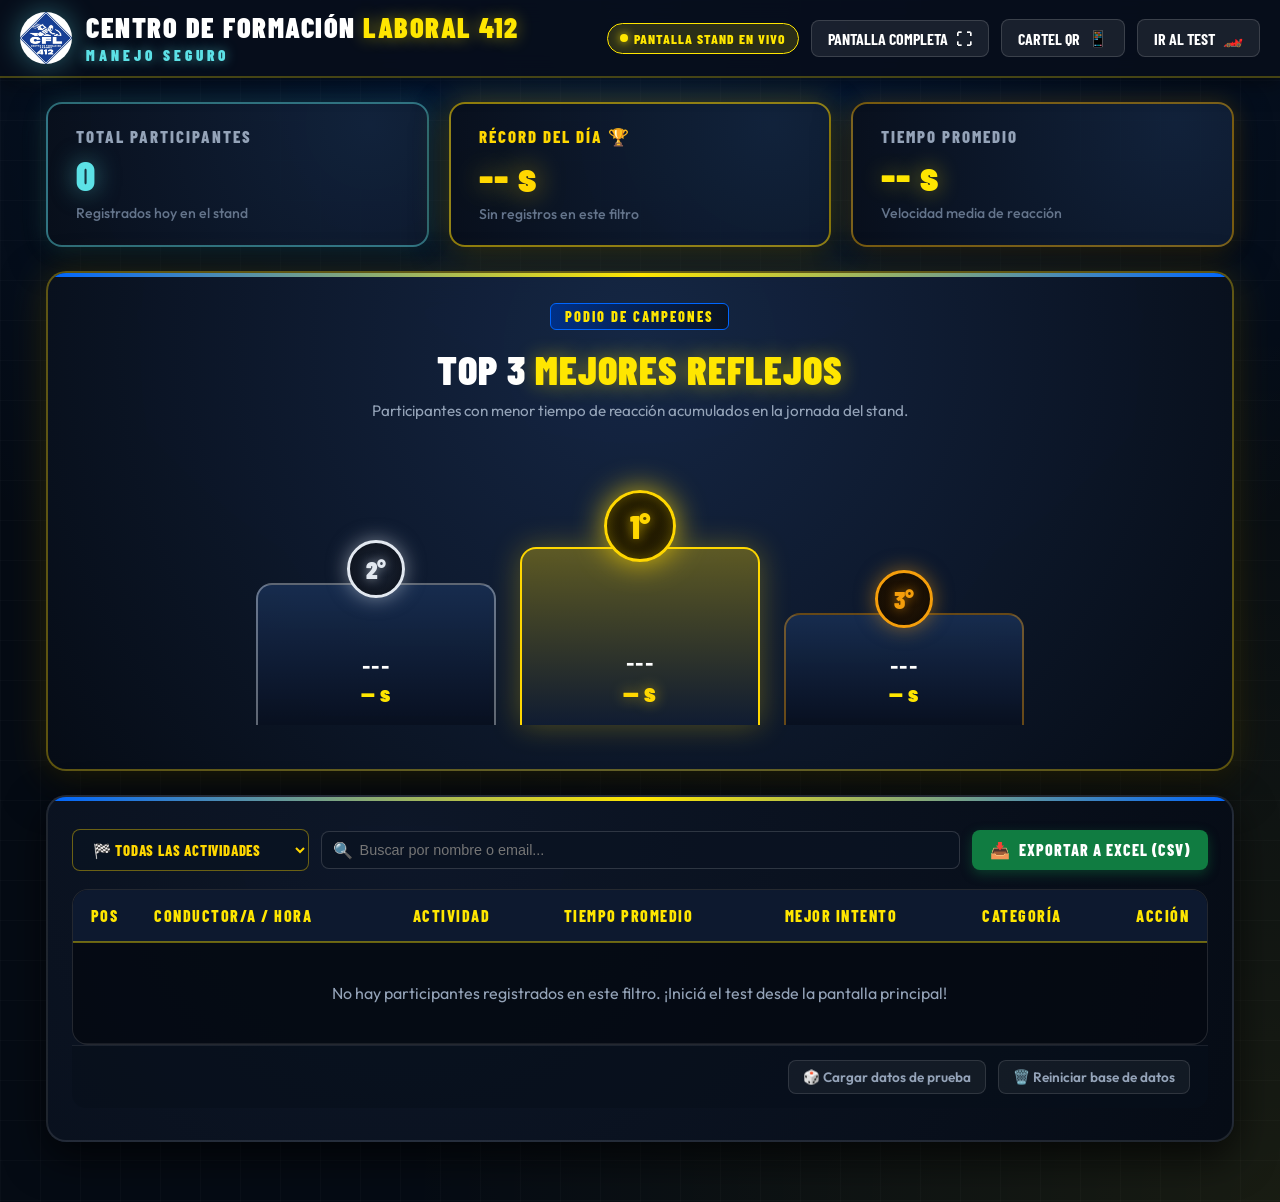
<file: admin.html>
<!DOCTYPE html>
<html lang="es">
<head>
  <meta charset="UTF-8">
  <meta name="viewport" content="width=device-width, initial-scale=1.0">
  <title>CENTRO DE FORMACIÓN LABORAL 412 | MANEJO SEGURO</title>
  <meta name="description" content="Centro de Formación Laboral 412 - Manejo Seguro - Leaderboard en Vivo Stand">

  <!-- Metadatos Open Graph / WhatsApp / Redes Sociales -->
  <meta property="og:type" content="website">
  <meta property="og:title" content="CENTRO DE FORMACIÓN LABORAL 412 | MANEJO SEGURO">
  <meta property="og:description" content="Panel de Control y Clasificación en Vivo del Stand - Centro de Formación Laboral 412.">
  <meta property="og:site_name" content="Centro de Formación Laboral 412">
  <meta property="og:url" content="https://amalarajst-cell.github.io/capacidad-de-percepcion/admin.html">
  <meta property="og:image" content="https://amalarajst-cell.github.io/capacidad-de-percepcion/assets/logo.png">

  <!-- Twitter Card -->
  <meta name="twitter:card" content="summary">
  <meta name="twitter:title" content="CENTRO DE FORMACIÓN LABORAL 412 | MANEJO SEGURO">
  <meta name="twitter:description" content="Panel de Control y Clasificación en Vivo del Stand - Centro de Formación Laboral 412.">
  <meta name="twitter:image" content="https://amalarajst-cell.github.io/capacidad-de-percepcion/assets/logo.png">

  <!-- Estilos y Tipografías -->
  <link rel="stylesheet" href="css/racing.css">
  <link rel="shortcut icon" href="assets/logo.png" type="image/png">
</head>
<body>

  <!-- ==========================================================================
       HEADER ADMIN / TV STAND
       ========================================================================== -->
  <header class="race-header">
    <div class="header-container">
      <div class="header-brand">
        <!-- Logo Oficial CFL 412 -->
        <div class="brand-emblem-badge" aria-label="Logo CFL 412">
          <img src="assets/Logo clfl 412.jpeg" alt="Logo CFL 412" class="brand-emblem-img">
        </div>

        <div class="brand-titles">
          <h1 class="brand-main-title">CENTRO DE FORMACIÓN <span>LABORAL 412</span></h1>
          <span class="brand-sub-title subtitle-manejoseguro">MANEJO SEGURO</span>
        </div>
      </div>

      <div class="header-actions">
        <!-- Notificación dinámica de nuevo ingreso -->
        <div id="live-feed-notice" class="tag-live" style="display: none; background: rgba(0, 230, 118, 0.2); border-color: var(--success-color); color: var(--success-color);">
          ¡Nuevo tiempo registrado!
        </div>

        <div class="tag-live">PANTALLA STAND EN VIVO</div>

        <!-- Botón de Pantalla Completa (TV Stand) -->
        <button type="button" class="btn-nav" id="btn-fullscreen-toggle" title="Alternar Pantalla Completa (Ideal para TV)">
          <span>PANTALLA COMPLETA</span>
          <span>⛶</span>
        </button>

        <!-- Botón de Cartel / QR del Stand -->
        <a href="stand.html" class="btn-nav" title="Ver Cartel y QR del Stand" target="_blank">
          <span>CARTEL QR</span>
          <span>📱</span>
        </a>

        <!-- Volver a pantalla de participantes -->
        <a href="index.html" class="btn-nav" title="Abrir Test de Reacción">
          <span>IR AL TEST</span>
          <span>🏎️</span>
        </a>
      </div>
    </div>
  </header>

  <!-- ==========================================================================
       CONTENIDO PRINCIPAL: TELEMETRÍA Y LEADERBOARD
       ========================================================================== -->
  <main class="main-wrapper admin-screen-container">

    <!-- FILA DE MÉTRICAS GLOBALES DEL STAND (ALTA VISIBILIDAD) -->
    <section class="metrics-row">
      <div class="metric-card metric-card-total">
        <div class="metric-title">TOTAL PARTICIPANTES</div>
        <div class="metric-value" id="metric-total-participants">0</div>
        <div class="metric-sub">Registrados hoy en el stand</div>
      </div>

      <div class="metric-card metric-card-record">
        <div class="metric-title" style="color: #FFD700;">RÉCORD DEL DÍA 🏆</div>
        <div class="metric-value" id="metric-best-time" style="color: #FFD700;">-- s</div>
        <div class="metric-sub" id="metric-best-holder">Sin registros aún</div>
      </div>

      <div class="metric-card metric-card-avg">
        <div class="metric-title">TIEMPO PROMEDIO</div>
        <div class="metric-value" id="metric-avg-time">-- s</div>
        <div class="metric-sub">Velocidad media de reacción</div>
      </div>
    </section>

    <!-- ========================================================================
         SECCIÓN SUPERIOR: PODIO DE CAMPEONES TOP 3 (1°, 2°, 3°)
         ======================================================================== -->
    <section class="screen-card podium-stand-section">
      <div class="podium-header-banner">
        <div class="racing-badge-strip">PODIO DE CAMPEONES</div>
        <h2 class="hero-title" style="font-size: clamp(1.8rem, 3.2vw, 2.5rem); margin: 6px 0;">TOP 3 <span>MEJORES REFLEJOS</span></h2>
        <p class="podium-sub-desc">
          Participantes con menor tiempo de reacción acumulados en la jornada del stand.
        </p>
      </div>

      <!-- Estructura del Podio Panorámico -->
      <div class="podium-container podium-panoramic">
        <!-- 2do Lugar (Plata) -->
        <div class="podium-step silver">
          <div class="podium-ordinal-badge badge-silver">2°</div>
          <div class="podium-pillar">
            <div class="podium-player-name" id="podium-p2-name">---</div>
            <div class="podium-player-time" id="podium-p2-time">-- s</div>
          </div>
        </div>

        <!-- 1er Lugar (Oro) -->
        <div class="podium-step gold">
          <div class="podium-ordinal-badge badge-gold">1°</div>
          <div class="podium-pillar">
            <div class="podium-player-name" id="podium-p1-name">---</div>
            <div class="podium-player-time" id="podium-p1-time">-- s</div>
          </div>
        </div>

        <!-- 3er Lugar (Bronce) -->
        <div class="podium-step bronze">
          <div class="podium-ordinal-badge badge-bronze">3°</div>
          <div class="podium-pillar">
            <div class="podium-player-name" id="podium-p3-name">---</div>
            <div class="podium-player-time" id="podium-p3-time">-- s</div>
          </div>
        </div>
      </div>
    </section>

    <!-- ========================================================================
         SECCIÓN INFERIOR: CLASIFICACIÓN GENERAL Y TELEMETRÍA (ANCHO COMPLETO)
         ======================================================================== -->
    <section class="screen-card table-card-wrapper" style="margin-top: 24px;">
        <!-- Barra de herramientas de Admin -->
        <div class="admin-toolbar">
          <!-- Filtro por Actividad del Stand -->
          <div class="filter-box-admin">
            <select id="admin-level-filter" class="select-admin-filter" aria-label="Filtrar por actividad">
              <option value="ALL">🏁 TODAS LAS ACTIVIDADES</option>
              <option value="Reacción a Colores">🎨 REACCIÓN A COLORES</option>
              <option value="Memotest Vial (Señales)">🚸 MEMOTEST VIAL (SEÑALES)</option>
            </select>
          </div>

          <!-- Buscador -->
          <div class="search-box-admin">
            <span class="icon-search">🔍</span>
            <input type="text" id="admin-search-input" placeholder="Buscar por nombre o email...">
          </div>

          <!-- Botón de Exportar a Excel (CSV) -->
          <button type="button" id="btn-export-csv" class="btn-admin-action btn-export-excel">
            <span>📥</span>
            <span>EXPORTAR A EXCEL (CSV)</span>
          </button>
        </div>

        <!-- Tabla de Clasificación -->
        <div class="table-responsive">
          <table class="race-table" id="leaderboard-table">
            <thead>
              <tr>
                <th style="width: 60px;">POS</th>
                <th>CONDUCTOR/A / HORA</th>
                <th>ACTIVIDAD</th>
                <th>TIEMPO PROMEDIO</th>
                <th>MEJOR INTENTO</th>
                <th>CATEGORÍA</th>
                <th style="text-align: right; width: 60px;">ACCIÓN</th>
              </tr>
            </thead>
            <tbody id="leaderboard-tbody">
              <!-- Renderizado dinámico vía js/admin.js -->
            </tbody>
          </table>
        </div>
        <!-- Barra de Utilidades Administrativas al pie de la tabla -->
        <div class="admin-table-footer">
          <button type="button" id="btn-add-demo-data" class="btn-admin-subtle">
            <span>🎲 Cargar datos de prueba</span>
          </button>
          <button type="button" id="btn-clear-database" class="btn-admin-subtle btn-clear-subtle">
            <span>🗑️ Reiniciar base de datos</span>
          </button>
        </div>
      </section>
  </main>

  <!-- Scripts -->
  <script src="js/audio.js"></script>
  <script src="js/storage.js"></script>
  <script src="js/admin.js"></script>

  <!-- Script para Fullscreen -->
  <script>
    const btnFs = document.getElementById('btn-fullscreen-toggle');
    if (btnFs) {
      btnFs.addEventListener('click', () => {
        if (!document.fullscreenElement) {
          document.documentElement.requestFullscreen().catch(err => {
            console.warn('Error al solicitar pantalla completa:', err);
          });
        } else {
          document.exitFullscreen();
        }
      });
    }
  </script>
</body>
</html>
</file>
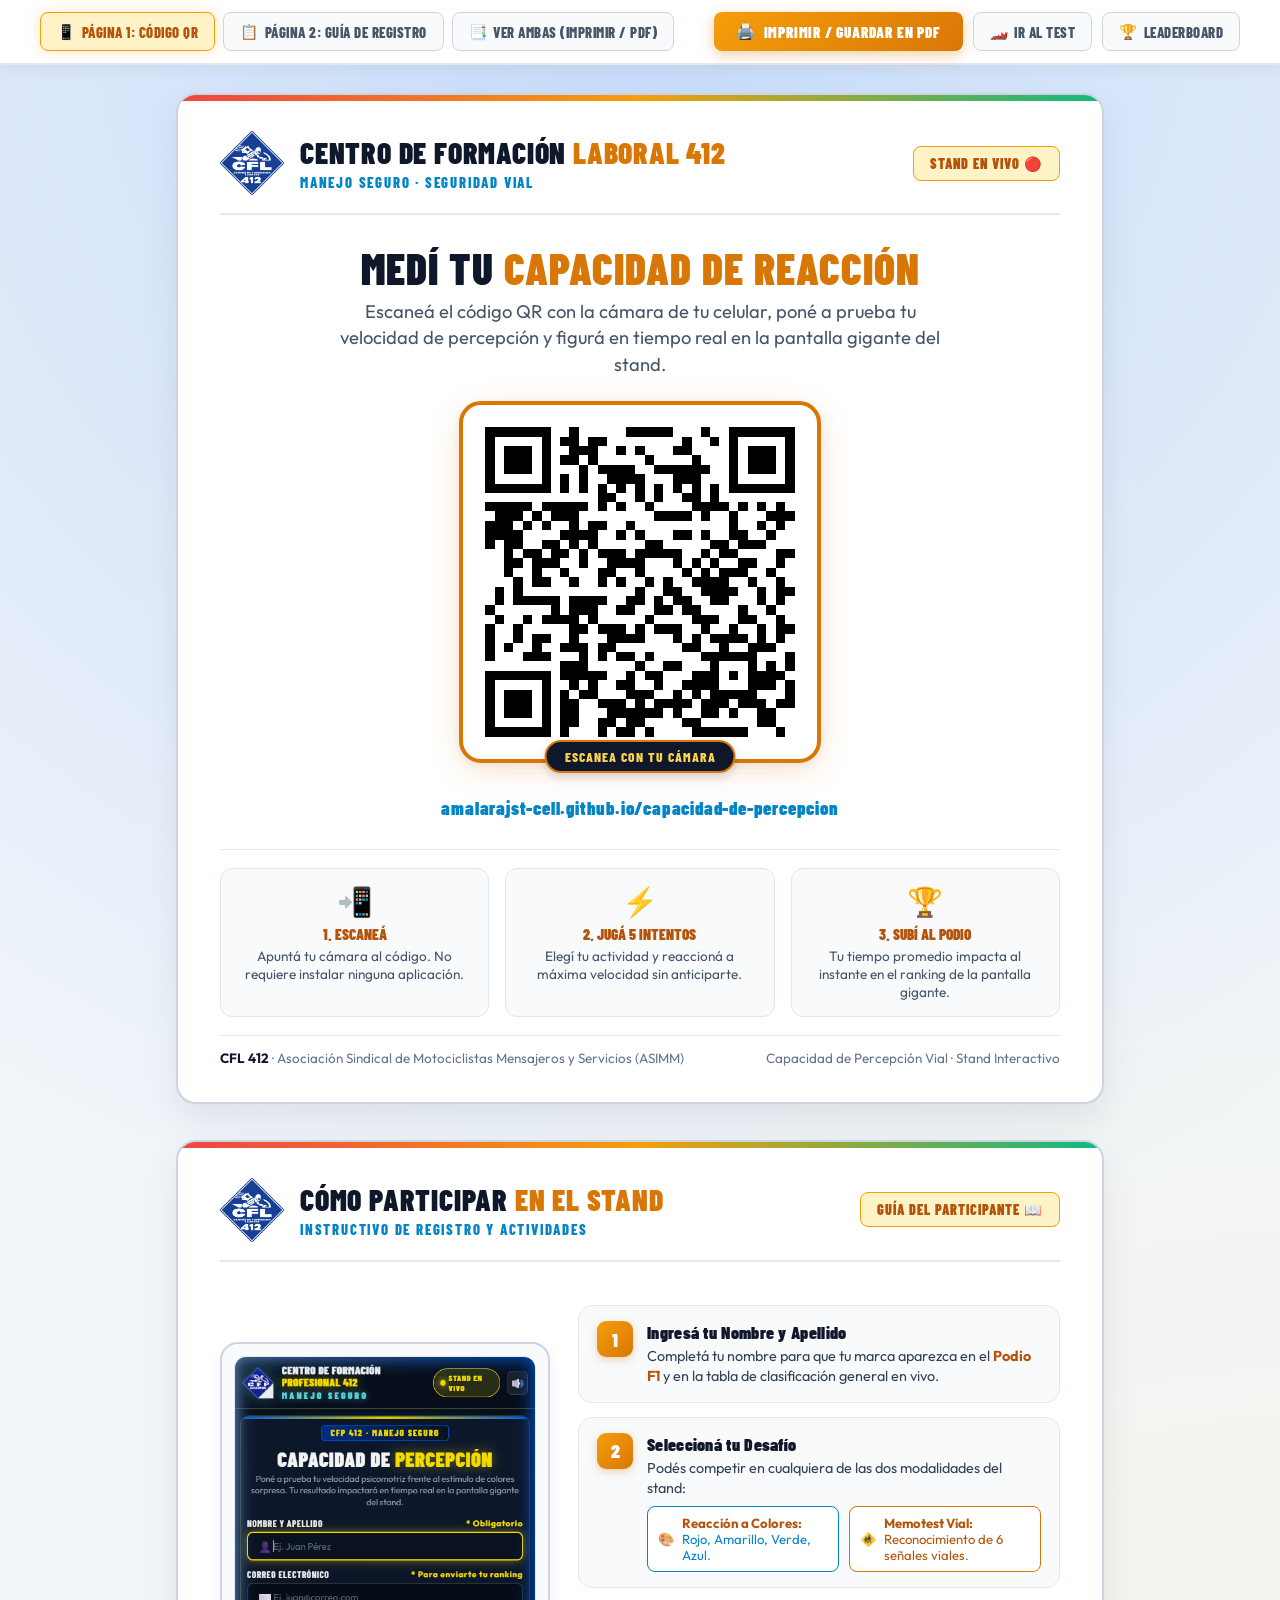
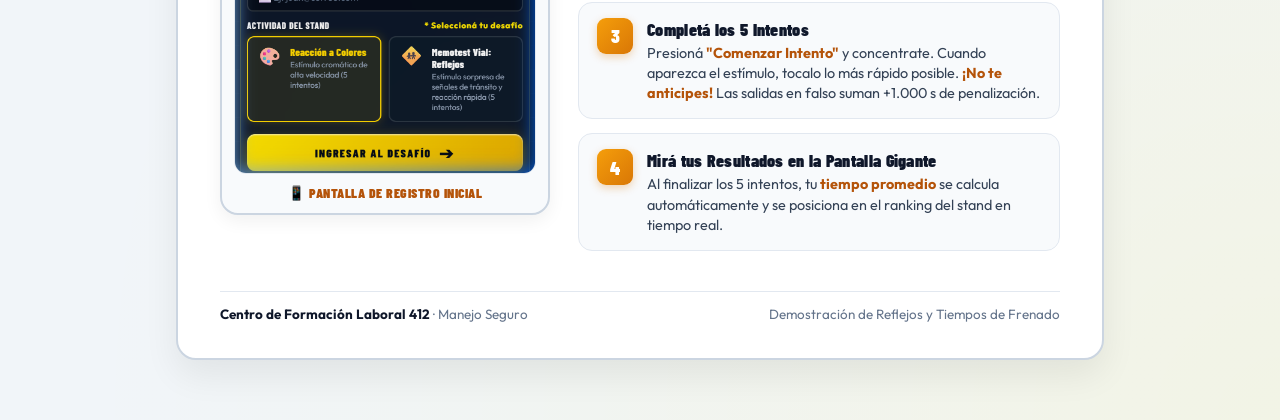
<file: qr.html>
<!DOCTYPE html>
<html lang="es">
<head>
  <meta charset="UTF-8">
  <meta http-equiv="refresh" content="0; url=stand.html">
  <title>Redirigiendo a Cartelera del Stand...</title>
  <script>window.location.href = "stand.html";</script>
</head>
<body style="background: #0B132B; color: #FFF; font-family: sans-serif; text-align: center; padding: 50px;">
  <h2>Abriendo cartelera y código QR del stand...</h2>
  <p><a href="stand.html" style="color: #FFD700;">Hacé clic aquí si no redirige automáticamente.</a></p>
</body>
</html>
</file>
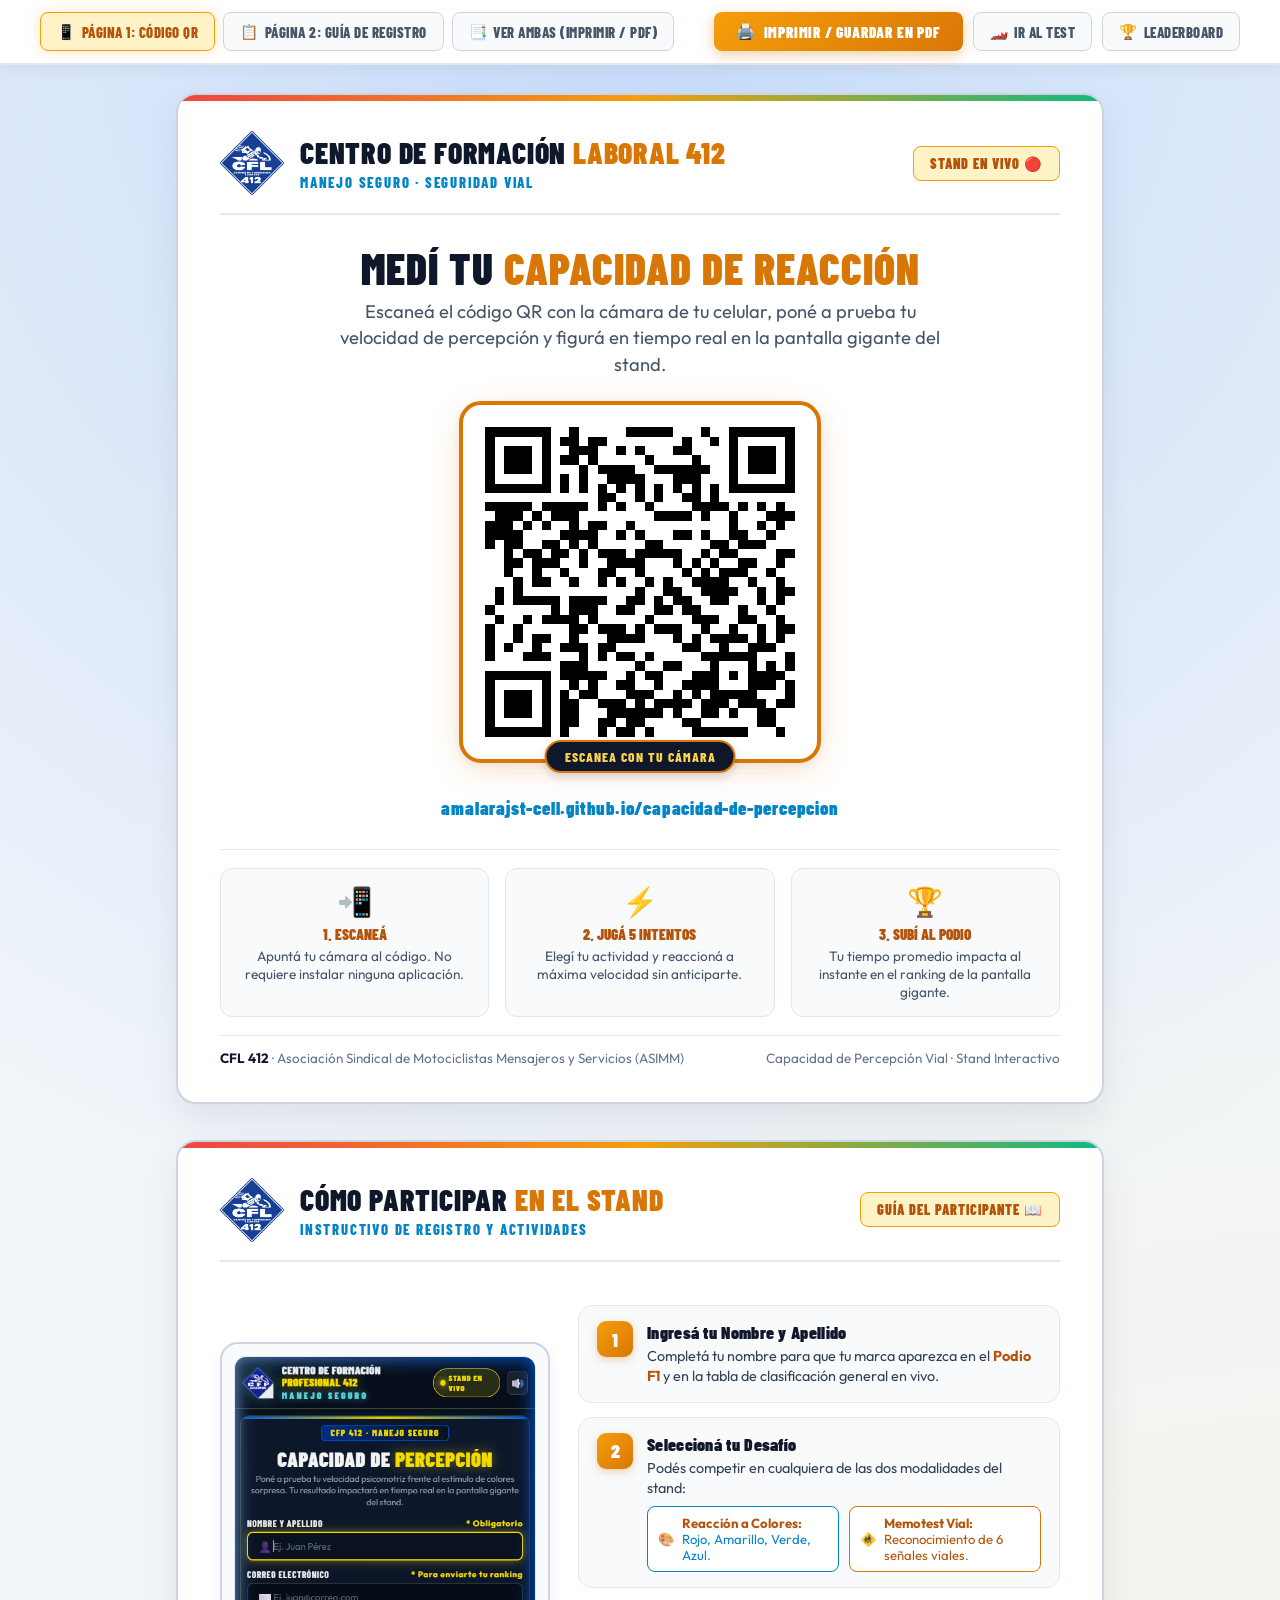
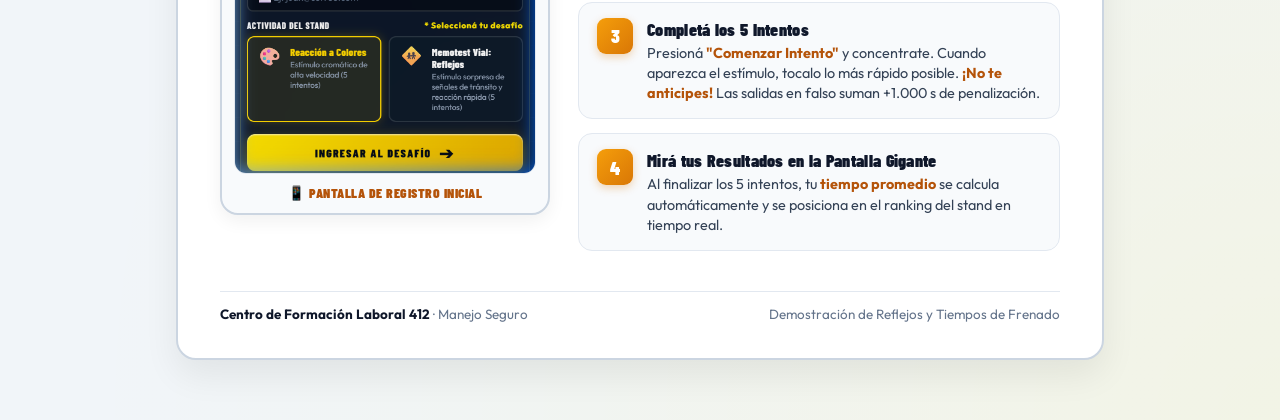
<file: stand.html>
<!DOCTYPE html>
<html lang="es">
<head>
  <meta charset="UTF-8">
  <meta name="viewport" content="width=device-width, initial-scale=1.0">
  <title>QR Y GUÍA DEL STAND | CFL 412 MANEJO SEGURO</title>
  <meta name="description" content="Póster de Código QR y Guía de Registro para el Stand de Capacidad de Percepción - CFL 412 Manejo Seguro">

  <!-- Estilos del Stand -->
  <link rel="stylesheet" href="css/racing.css">
  <link rel="shortcut icon" href="assets/logo.png" type="image/png">

  <style>
    /* ==========================================================================
       CARTELERA DEL STAND (FONDO BLANCO / PRINT-READY)
       ========================================================================== */
    body {
      background-color: #F1F5F9 !important;
      color: #0F172A !important;
      font-family: var(--font-ui), -apple-system, BlinkMacSystemFont, "Segoe UI", Roboto, sans-serif;
      margin: 0;
      padding: 0;
    }

    /* Barra Superior de Controles (Sticky) */
    .stand-controls-bar {
      background: #FFFFFF;
      border-bottom: 2px solid #E2E8F0;
      padding: 12px 20px;
      position: sticky;
      top: 0;
      z-index: 100;
      box-shadow: 0 4px 16px rgba(0, 0, 0, 0.06);
    }

    .stand-controls-container {
      max-width: 1200px;
      margin: 0 auto;
      display: flex;
      flex-wrap: wrap;
      align-items: center;
      justify-content: space-between;
      gap: 12px;
    }

    .stand-tabs {
      display: flex;
      gap: 8px;
      flex-wrap: wrap;
    }

    .tab-btn {
      padding: 9px 16px;
      border-radius: 8px;
      font-family: var(--font-race);
      font-size: 0.92rem;
      font-weight: 800;
      letter-spacing: 0.5px;
      background: #F8FAFC;
      color: #475569;
      border: 1.5px solid #CBD5E1;
      cursor: pointer;
      transition: all 0.2s ease;
      display: inline-flex;
      align-items: center;
      gap: 6px;
      text-decoration: none;
    }

    .tab-btn:hover {
      background: #E2E8F0;
      color: #0F172A;
      border-color: #94A3B8;
    }

    .tab-btn.active {
      background: #FEF3C7;
      color: #B45309;
      border-color: #F59E0B;
      box-shadow: 0 0 14px rgba(245, 158, 11, 0.25);
    }

    .stand-actions {
      display: flex;
      gap: 10px;
      align-items: center;
    }

    .btn-print-action {
      background: linear-gradient(135deg, #F59E0B 0%, #D97706 100%);
      color: #FFFFFF;
      border: none;
      padding: 10px 22px;
      border-radius: 8px;
      font-family: var(--font-race);
      font-size: 0.95rem;
      font-weight: 900;
      letter-spacing: 0.8px;
      cursor: pointer;
      box-shadow: 0 4px 14px rgba(217, 119, 6, 0.35);
      display: inline-flex;
      align-items: center;
      gap: 8px;
      transition: transform 0.2s, box-shadow 0.2s;
    }

    .btn-print-action:hover {
      transform: translateY(-2px);
      box-shadow: 0 6px 18px rgba(217, 119, 6, 0.5);
    }

    /* Contenedor de Láminas / Hojas del Stand */
    .stand-sheets-wrapper {
      max-width: 960px;
      margin: 28px auto 60px;
      padding: 0 16px;
      display: flex;
      flex-direction: column;
      gap: 36px;
    }

    /* Lámina Individual A4 / Póster Fondo Blanco */
    .stand-poster-sheet {
      background: #FFFFFF;
      border: 2px solid #CBD5E1;
      border-radius: 20px;
      padding: 36px 42px;
      box-shadow: 0 15px 35px rgba(0, 0, 0, 0.07);
      position: relative;
      overflow: hidden;
      display: flex;
      flex-direction: column;
      justify-content: space-between;
      min-height: 820px;
    }

    .stand-poster-sheet::before {
      content: '';
      position: absolute;
      top: 0;
      left: 0;
      right: 0;
      height: 6px;
      background: linear-gradient(90deg, #EF4444 0%, #F59E0B 50%, #10B981 100%);
    }

    /* Header del Cartel */
    .poster-header {
      display: flex;
      align-items: center;
      justify-content: space-between;
      border-bottom: 2px solid #E2E8F0;
      padding-bottom: 18px;
      margin-bottom: 22px;
    }

    .poster-brand-info {
      display: flex;
      align-items: center;
      gap: 16px;
    }

    .poster-brand-logo {
      height: 64px;
      object-fit: contain;
      border-radius: 50%;
    }

    .poster-titles h1 {
      font-family: var(--font-race);
      font-size: clamp(1.4rem, 2.5vw, 1.85rem);
      font-weight: 900;
      color: #0F172A;
      letter-spacing: 0.8px;
      margin: 0;
      line-height: 1.15;
    }

    .poster-titles h1 span {
      color: #D97706;
    }

    .poster-titles .poster-sub {
      font-family: var(--font-race);
      font-size: 0.92rem;
      font-weight: 800;
      color: #0284C7;
      letter-spacing: 1.8px;
      text-transform: uppercase;
      margin-top: 4px;
      display: block;
    }

    .poster-badge-live {
      padding: 8px 16px;
      border-radius: 8px;
      background: #FEF3C7;
      border: 1.5px solid #F59E0B;
      color: #B45309;
      font-family: var(--font-race);
      font-size: 0.88rem;
      font-weight: 900;
      letter-spacing: 1px;
      text-align: center;
    }

    /* Contenido de Página 1: QR Gigante */
    .qr-hero-card {
      text-align: center;
      margin: 8px 0;
      display: flex;
      flex-direction: column;
      align-items: center;
    }

    .qr-main-callout {
      font-family: var(--font-race);
      font-size: clamp(2rem, 3.8vw, 2.7rem);
      font-weight: 900;
      color: #0F172A;
      letter-spacing: 1px;
      margin: 0 0 6px;
      text-transform: uppercase;
      line-height: 1.1;
    }

    .qr-main-callout span {
      color: #D97706;
    }

    .qr-instructions-sub {
      font-size: 1.15rem;
      color: #475569;
      max-width: 620px;
      margin: 0 auto 22px;
      line-height: 1.45;
    }

    .qr-frame-box {
      background: #FFFFFF;
      padding: 22px;
      border-radius: 22px;
      box-shadow: 0 8px 30px rgba(217, 119, 6, 0.18), 0 2px 8px rgba(0,0,0,0.06);
      border: 4px solid #D97706;
      display: inline-block;
      margin-bottom: 20px;
      position: relative;
    }

    .qr-frame-box img {
      width: clamp(240px, 45vw, 310px);
      height: clamp(240px, 45vw, 310px);
      display: block;
      image-rendering: pixelated;
    }

    .qr-frame-badge {
      position: absolute;
      bottom: -14px;
      left: 50%;
      transform: translateX(-50%);
      background: #0F172A;
      color: #FCD34D;
      border: 2px solid #D97706;
      padding: 6px 18px;
      border-radius: 20px;
      font-family: var(--font-race);
      font-size: 0.85rem;
      font-weight: 800;
      letter-spacing: 1px;
      white-space: nowrap;
      box-shadow: 0 4px 10px rgba(0,0,0,0.15);
    }

    .qr-url-text {
      font-family: var(--font-race);
      font-size: 1.15rem;
      font-weight: 900;
      color: #0284C7;
      letter-spacing: 0.8px;
      margin-top: 14px;
    }

    /* 3 Pasos rápidos al pie del QR */
    .qr-steps-strip {
      display: grid;
      grid-template-columns: repeat(3, 1fr);
      gap: 16px;
      margin-top: 22px;
      padding-top: 18px;
      border-top: 1.5px solid #E2E8F0;
    }

    .qr-step-item {
      background: #F8FAFC;
      border: 1.5px solid #E2E8F0;
      border-radius: 12px;
      padding: 14px;
      text-align: center;
    }

    .qr-step-icon {
      font-size: 1.8rem;
      margin-bottom: 6px;
    }

    .qr-step-title {
      font-family: var(--font-race);
      font-size: 0.95rem;
      font-weight: 900;
      color: #B45309;
      margin-bottom: 4px;
    }

    .qr-step-desc {
      font-size: 0.85rem;
      color: #475569;
      line-height: 1.35;
    }

    /* Contenido de Página 2: Guía de Registro e Instructivo */
    .guide-columns-layout {
      display: grid;
      grid-template-columns: 330px 1fr;
      gap: 28px;
      align-items: center;
      margin: 10px 0;
    }

    .guide-image-container {
      background: #F8FAFC;
      border: 2px solid #CBD5E1;
      border-radius: 18px;
      padding: 12px;
      box-shadow: 0 6px 18px rgba(0, 0, 0, 0.06);
      text-align: center;
      position: relative;
    }

    .guide-image-container img {
      width: 100%;
      height: auto;
      border-radius: 12px;
      display: block;
      border: 1px solid #E2E8F0;
    }

    .guide-image-caption {
      margin-top: 10px;
      font-family: var(--font-race);
      font-size: 0.85rem;
      font-weight: 900;
      color: #B45309;
      letter-spacing: 0.5px;
    }

    .guide-steps-list {
      display: flex;
      flex-direction: column;
      gap: 14px;
    }

    .guide-step-card {
      background: #F8FAFC;
      border: 1.5px solid #E2E8F0;
      border-radius: 14px;
      padding: 15px 18px;
      display: flex;
      gap: 14px;
      align-items: flex-start;
      transition: transform 0.2s ease, border-color 0.2s ease;
    }

    .guide-step-card:hover {
      border-color: #D97706;
      transform: translateX(3px);
    }

    .step-number-badge {
      width: 36px;
      height: 36px;
      border-radius: 9px;
      background: linear-gradient(135deg, #F59E0B 0%, #D97706 100%);
      color: #FFFFFF;
      font-family: var(--font-race);
      font-size: 1.2rem;
      font-weight: 900;
      display: flex;
      align-items: center;
      justify-content: center;
      flex-shrink: 0;
      box-shadow: 0 3px 8px rgba(217, 119, 6, 0.3);
    }

    .step-content h3 {
      font-family: var(--font-race);
      font-size: 1.1rem;
      font-weight: 900;
      color: #0F172A;
      margin: 0 0 3px;
      letter-spacing: 0.3px;
    }

    .step-content p {
      font-size: 0.9rem;
      color: #334155;
      margin: 0;
      line-height: 1.4;
    }

    .step-content strong {
      color: #B45309;
    }

    .activities-comparison-mini {
      display: grid;
      grid-template-columns: 1fr 1fr;
      gap: 10px;
      margin-top: 8px;
    }

    .activity-mini-pill {
      background: #FFFFFF;
      border: 1.5px solid #E2E8F0;
      border-radius: 8px;
      padding: 8px 10px;
      display: flex;
      align-items: center;
      gap: 8px;
      font-size: 0.82rem;
    }

    .activity-mini-pill.colors {
      border-color: #0284C7;
      color: #0284C7;
    }

    .activity-mini-pill.signals {
      border-color: #D97706;
      color: #B45309;
    }

    /* Footer institucional del cartel */
    .poster-footer {
      display: flex;
      justify-content: space-between;
      align-items: center;
      border-top: 1.5px solid #E2E8F0;
      padding-top: 14px;
      margin-top: 18px;
      font-size: 0.84rem;
      color: #64748B;
    }

    .poster-footer span strong {
      color: #0F172A;
    }

    /* ========================================================================
       MODO IMPRESIÓN / EXPORTACIÓN A PDF (A4 READY)
       ======================================================================== */
    @media print {
      body {
        background: #FFFFFF !important;
        color: #000000 !important;
        padding: 0 !important;
        margin: 0 !important;
      }

      .stand-controls-bar {
        display: none !important;
      }

      .stand-sheets-wrapper {
        max-width: 100% !important;
        margin: 0 !important;
        padding: 0 !important;
        gap: 0 !important;
      }

      .stand-poster-sheet {
        page-break-after: always !important;
        break-after: page !important;
        min-height: 100vh !important;
        height: 100vh !important;
        border: none !important;
        border-radius: 0 !important;
        box-shadow: none !important;
        padding: 24px 30px !important;
        background: #FFFFFF !important;
        color: #1E293B !important;
        display: flex !important;
      }

      .stand-poster-sheet::before {
        display: none !important;
      }
    }

    @media (max-width: 768px) {
      .guide-columns-layout {
        grid-template-columns: 1fr;
      }
      .guide-image-container {
        max-width: 320px;
        margin: 0 auto;
      }
      .qr-steps-strip {
        grid-template-columns: 1fr;
      }
      .stand-poster-sheet {
        padding: 24px 16px;
      }
    }
  </style>
</head>
<body>

  <!-- BARRA DE CONTROL DEL STAND (STICKY) -->
  <aside class="stand-controls-bar">
    <div class="stand-controls-container">
      <div class="stand-tabs">
        <button type="button" class="tab-btn active" id="tab-btn-page1">
          <span>📱</span>
          <span>PÁGINA 1: CÓDIGO QR</span>
        </button>
        <button type="button" class="tab-btn" id="tab-btn-page2">
          <span>📋</span>
          <span>PÁGINA 2: GUÍA DE REGISTRO</span>
        </button>
        <button type="button" class="tab-btn" id="tab-btn-both">
          <span>📑</span>
          <span>VER AMBAS (IMPRIMIR / PDF)</span>
        </button>
      </div>

      <div class="stand-actions">
        <button type="button" class="btn-print-action" id="btn-print-poster">
          <span>🖨️</span>
          <span>IMPRIMIR / GUARDAR EN PDF</span>
        </button>
        <a href="index.html" class="tab-btn" title="Ir al test">
          <span>🏎️</span>
          <span>IR AL TEST</span>
        </a>
        <a href="admin.html" class="tab-btn" title="Ir al leaderboard en vivo">
          <span>🏆</span>
          <span>LEADERBOARD</span>
        </a>
      </div>
    </div>
  </aside>

  <!-- CONTENEDOR PRINCIPAL DE LÁMINAS -->
  <main class="stand-sheets-wrapper">

    <!-- ======================================================================
         LÁMINA 1: PÓSTER GIGANTE DEL CÓDIGO QR DEL STAND (FONDO BLANCO)
         ====================================================================== -->
    <article class="stand-poster-sheet" id="sheet-page-1">
      <!-- Encabezado Oficial -->
      <header class="poster-header">
        <div class="poster-brand-info">
          <img src="assets/Logo clfl 412.jpeg" alt="Logo CFL 412" class="poster-brand-logo">
          <div class="poster-titles">
            <h1>CENTRO DE FORMACIÓN <span>LABORAL 412</span></h1>
            <span class="poster-sub">MANEJO SEGURO · SEGURIDAD VIAL</span>
          </div>
        </div>
        <div class="poster-badge-live">
          STAND EN VIVO 🔴
        </div>
      </header>

      <!-- Llamado a la Acción y QR Gigante -->
      <section class="qr-hero-card">
        <h2 class="qr-main-callout">
          MEDÍ TU <span>CAPACIDAD DE REACCIÓN</span>
        </h2>
        <p class="qr-instructions-sub">
          Escaneá el código QR con la cámara de tu celular, poné a prueba tu velocidad de percepción y figurá en tiempo real en la pantalla gigante del stand.
        </p>

        <!-- Marco con Código QR de Alta Definición -->
        <div class="qr-frame-box">
          <img src="assets/qr_stand.png" alt="Código QR Stand Manejo Seguro" id="qr-image-display">
          <div class="qr-frame-badge">ESCANEA CON TU CÁMARA</div>
        </div>

        <div class="qr-url-text">
          amalarajst-cell.github.io/capacidad-de-percepcion
        </div>
      </section>

      <!-- 3 Pasos Rápidos -->
      <section class="qr-steps-strip">
        <div class="qr-step-item">
          <div class="qr-step-icon">📲</div>
          <div class="qr-step-title">1. ESCANEÁ</div>
          <div class="qr-step-desc">Apuntá tu cámara al código. No requiere instalar ninguna aplicación.</div>
        </div>

        <div class="qr-step-item">
          <div class="qr-step-icon">⚡</div>
          <div class="qr-step-title">2. JUGÁ 5 INTENTOS</div>
          <div class="qr-step-desc">Elegí tu actividad y reaccioná a máxima velocidad sin anticiparte.</div>
        </div>

        <div class="qr-step-item">
          <div class="qr-step-icon">🏆</div>
          <div class="qr-step-title">3. SUBÍ AL PODIO</div>
          <div class="qr-step-desc">Tu tiempo promedio impacta al instante en el ranking de la pantalla gigante.</div>
        </div>
      </section>

      <!-- Pie Institucional -->
      <footer class="poster-footer">
        <span><strong>CFL 412</strong> · Asociación Sindical de Motociclistas Mensajeros y Servicios (ASIMM)</span>
        <span>Capacidad de Percepción Vial · Stand Interactivo</span>
      </footer>
    </article>

    <!-- ======================================================================
         LÁMINA 2: GUÍA DE REGISTRO E INSTRUCTIVO PASO A PASO (FONDO BLANCO)
         ====================================================================== -->
    <article class="stand-poster-sheet" id="sheet-page-2">
      <!-- Encabezado Oficial -->
      <header class="poster-header">
        <div class="poster-brand-info">
          <img src="assets/Logo clfl 412.jpeg" alt="Logo CFL 412" class="poster-brand-logo">
          <div class="poster-titles">
            <h1>CÓMO PARTICIPAR <span>EN EL STAND</span></h1>
            <span class="poster-sub">INSTRUCTIVO DE REGISTRO Y ACTIVIDADES</span>
          </div>
        </div>
        <div class="poster-badge-live">
          GUÍA DEL PARTICIPANTE 📖
        </div>
      </header>

      <!-- Contenido en 2 Columnas: Imagen Real + Pasos -->
      <section class="guide-columns-layout">
        <!-- Columna Izquierda: Captura Real de la Pantalla de Registro -->
        <div class="guide-image-container">
          <img src="assets/registro_guia.png" alt="Pantalla de Registro del Participante">
          <div class="guide-image-caption">📱 PANTALLA DE REGISTRO INICIAL</div>
        </div>

        <!-- Columna Derecha: 4 Pasos Explicativos -->
        <div class="guide-steps-list">
          <!-- Paso 1 -->
          <div class="guide-step-card">
            <div class="step-number-badge">1</div>
            <div class="step-content">
              <h3>Ingresá tu Nombre y Apellido</h3>
              <p>Completá tu nombre para que tu marca aparezca en el <strong>Podio F1</strong> y en la tabla de clasificación general en vivo.</p>
            </div>
          </div>

          <!-- Paso 2 -->
          <div class="guide-step-card">
            <div class="step-number-badge">2</div>
            <div class="step-content">
              <h3>Seleccioná tu Desafío</h3>
              <p>Podés competir en cualquiera de las dos modalidades del stand:</p>
              <div class="activities-comparison-mini">
                <div class="activity-mini-pill colors">
                  <span>🎨</span>
                  <div>
                    <strong>Reacción a Colores:</strong>
                    <div>Rojo, Amarillo, Verde, Azul.</div>
                  </div>
                </div>
                <div class="activity-mini-pill signals">
                  <span>🚸</span>
                  <div>
                    <strong>Memotest Vial:</strong>
                    <div>Reconocimiento de 6 señales viales.</div>
                  </div>
                </div>
              </div>
            </div>
          </div>

          <!-- Paso 3 -->
          <div class="guide-step-card">
            <div class="step-number-badge">3</div>
            <div class="step-content">
              <h3>Completá los 5 Intentos</h3>
              <p>Presioná <strong>"Comenzar Intento"</strong> y concentrate. Cuando aparezca el estímulo, tocalo lo más rápido posible. <strong>¡No te anticipes!</strong> Las salidas en falso suman +1.000 s de penalización.</p>
            </div>
          </div>

          <!-- Paso 4 -->
          <div class="guide-step-card">
            <div class="step-number-badge">4</div>
            <div class="step-content">
              <h3>Mirá tus Resultados en la Pantalla Gigante</h3>
              <p>Al finalizar los 5 intentos, tu <strong>tiempo promedio</strong> se calcula automáticamente y se posiciona en el ranking del stand en tiempo real.</p>
            </div>
          </div>
        </div>
      </section>

      <!-- Pie Institucional -->
      <footer class="poster-footer">
        <span><strong>Centro de Formación Laboral 412</strong> · Manejo Seguro</span>
        <span>Demostración de Reflejos y Tiempos de Frenado</span>
      </footer>
    </article>

  </main>

  <!-- Lógica de navegación entre láminas y modo impresión -->
  <script>
    document.addEventListener('DOMContentLoaded', () => {
      const page1 = document.getElementById('sheet-page-1');
      const page2 = document.getElementById('sheet-page-2');

      const btnTab1 = document.getElementById('tab-btn-page1');
      const btnTab2 = document.getElementById('tab-btn-page2');
      const btnTabBoth = document.getElementById('tab-btn-both');
      const btnPrint = document.getElementById('btn-print-poster');

      function setActiveTab(activeBtn) {
        [btnTab1, btnTab2, btnTabBoth].forEach(b => b.classList.remove('active'));
        activeBtn.classList.add('active');
      }

      btnTab1.addEventListener('click', () => {
        setActiveTab(btnTab1);
        page1.style.display = 'flex';
        page2.style.display = 'none';
      });

      btnTab2.addEventListener('click', () => {
        setActiveTab(btnTab2);
        page1.style.display = 'none';
        page2.style.display = 'flex';
      });

      btnTabBoth.addEventListener('click', () => {
        setActiveTab(btnTabBoth);
        page1.style.display = 'flex';
        page2.style.display = 'flex';
      });

      btnPrint.addEventListener('click', () => {
        // Asegurar que ambas páginas estén visibles para imprimir
        page1.style.display = 'flex';
        page2.style.display = 'flex';
        window.print();
      });
    });
  </script>
</body>
</html>
</file>
<file: css/racing.css>
/* ==========================================================================
   RACING PRO DESIGN SYSTEM - ESTILO RED BULL MOTORSPORT CON PALETA ESCOLAR
   Colores: Azul Marino Nocturno, Amarillo Competición, Azul Eléctrico y Blanco
   ========================================================================== */

@import url('https://fonts.googleapis.com/css2?family=Barlow+Condensed:ital,wght@0,600;0,700;0,800;0,900;1,700;1,900&family=Outfit:wght@300;400;500;600;700;800;900&family=JetBrains+Mono:wght@700;800&display=swap');

:root {
  /* Paleta Base */
  --bg-deep: #050b14;
  --bg-dark: #0a1322;
  --bg-card: rgba(14, 25, 45, 0.85);
  --bg-card-hover: rgba(20, 37, 66, 0.95);
  --border-card: rgba(255, 230, 0, 0.18);
  --border-light: rgba(255, 255, 255, 0.08);

  /* Colores Escuela & Racing */
  --accent-yellow: #FFE600;
  --accent-yellow-hover: #FFF04D;
  --accent-yellow-glow: rgba(255, 230, 0, 0.45);
  --racing-blue: #0066FF;
  --racing-blue-dark: #003087;
  --racing-cyan: #00F0FF;
  --text-white: #FFFFFF;
  --text-muted: #94A3B8;
  --text-dim: #64748B;

  /* Semáforo & Luces F1 */
  --f1-red-off: #200608;
  --f1-red-off-border: #3b0d10;
  --f1-red-on: #FF1A1A;
  --f1-red-glow: rgba(255, 26, 26, 0.85);
  --f1-green-on: #00FF66;
  --f1-green-glow: rgba(0, 255, 102, 0.85);

  /* Estado */
  --danger-color: #FF334B;
  --success-color: #00E676;
  --warning-color: #FFB300;

  /* Tipografías */
  --font-race: 'Barlow Condensed', sans-serif;
  --font-ui: 'Outfit', sans-serif;
  --font-mono: 'JetBrains Mono', monospace;
}

* {
  box-sizing: border-box;
  margin: 0;
  padding: 0;
  -webkit-tap-highlight-color: transparent;
  user-select: none;
}

html, body {
  width: 100%;
  min-height: 100%;
  background-color: var(--bg-deep);
  color: var(--text-white);
  font-family: var(--font-ui);
  overflow-x: hidden;
  background-image: 
    radial-gradient(circle at 50% 0%, rgba(0, 102, 255, 0.18) 0%, transparent 60%),
    radial-gradient(circle at 100% 100%, rgba(255, 230, 0, 0.08) 0%, transparent 50%),
    linear-gradient(rgba(255, 255, 255, 0.02) 1px, transparent 1px),
    linear-gradient(90deg, rgba(255, 255, 255, 0.02) 1px, transparent 1px);
  background-size: 100% 100%, 100% 100%, 40px 40px, 40px 40px;
}

/* ==========================================================================
   APP HEADER
   ========================================================================== */
.race-header {
  position: sticky;
  top: 0;
  z-index: 100;
  background: rgba(7, 14, 27, 0.92);
  backdrop-filter: blur(12px);
  border-bottom: 2px solid rgba(255, 230, 0, 0.25);
  box-shadow: 0 4px 20px rgba(0, 0, 0, 0.5);
}

.header-container {
  max-width: 1300px;
  margin: 0 auto;
  padding: 12px 20px;
  display: flex;
  align-items: center;
  justify-content: space-between;
}

.header-brand {
  display: flex;
  align-items: center;
  gap: 14px;
  text-decoration: none;
}

.brand-emblem-badge {
  display: flex;
  align-items: center;
  justify-content: center;
  transition: transform 0.25s ease;
  filter: drop-shadow(0 0 14px rgba(92, 225, 230, 0.4));
}

.brand-emblem-badge:hover {
  transform: scale(1.06);
}

.school-emblem-svg,
.brand-emblem-img {
  display: block;
  width: 52px;
  height: 52px;
  object-fit: contain;
  border-radius: 50%;
}

.brand-titles {
  display: flex;
  flex-direction: column;
}

.brand-main-title {
  font-family: var(--font-race);
  font-size: clamp(1.4rem, 2.2vw, 1.9rem);
  font-weight: 900;
  letter-spacing: 1.5px;
  text-transform: uppercase;
  color: var(--text-white);
  line-height: 1.1;
}

.brand-main-title span {
  color: var(--accent-yellow);
  text-shadow: 0 0 16px var(--accent-yellow-glow);
}

.brand-sub-title {
  font-size: 0.75rem;
  font-weight: 600;
  letter-spacing: 2px;
  text-transform: uppercase;
  color: var(--racing-cyan);
}

.subtitle-manejoseguro {
  font-family: var(--font-race);
  color: #5ce1e6 !important;
  letter-spacing: 4px !important;
  font-weight: 900 !important;
  font-size: 0.95rem !important;
  text-shadow: 0 0 12px rgba(92, 225, 230, 0.6);
  margin-top: 3px;
}

.header-actions {
  display: flex;
  align-items: center;
  gap: 12px;
}

.tag-live {
  display: inline-flex;
  align-items: center;
  gap: 6px;
  padding: 6px 12px;
  border-radius: 999px;
  background: rgba(255, 230, 0, 0.15);
  border: 1px solid var(--accent-yellow);
  font-family: var(--font-race);
  font-size: 0.85rem;
  font-weight: 800;
  color: var(--accent-yellow);
  letter-spacing: 1px;
}

.tag-live::before {
  content: '';
  width: 8px;
  height: 8px;
  border-radius: 50%;
  background: var(--accent-yellow);
  box-shadow: 0 0 10px var(--accent-yellow);
  animation: pulse-live 1.5s infinite;
}

@keyframes pulse-live {
  0% { transform: scale(0.9); opacity: 0.6; }
  50% { transform: scale(1.3); opacity: 1; }
  100% { transform: scale(0.9); opacity: 0.6; }
}

.btn-nav {
  padding: 8px 16px;
  border-radius: 8px;
  background: rgba(255, 255, 255, 0.08);
  border: 1px solid rgba(255, 255, 255, 0.15);
  color: var(--text-white);
  font-family: var(--font-race);
  font-size: 1rem;
  font-weight: 700;
  text-decoration: none;
  display: inline-flex;
  align-items: center;
  gap: 8px;
  transition: all 0.2s ease;
  cursor: pointer;
}

.btn-nav:hover {
  background: var(--racing-blue);
  border-color: var(--racing-cyan);
  box-shadow: 0 0 15px rgba(0, 102, 255, 0.5);
}

.btn-sound-toggle {
  background: rgba(255, 255, 255, 0.08);
  border: 1px solid rgba(255, 255, 255, 0.15);
  border-radius: 8px;
  color: var(--text-white);
  width: 40px;
  height: 40px;
  display: flex;
  align-items: center;
  justify-content: center;
  cursor: pointer;
  font-size: 1.2rem;
  transition: all 0.2s ease;
}

.btn-sound-toggle:hover {
  background: rgba(255, 230, 0, 0.2);
  border-color: var(--accent-yellow);
  color: var(--accent-yellow);
}

/* ==========================================================================
   MAIN WRAPPER & SCREEN CONTAINERS
   ========================================================================== */
.main-wrapper {
  max-width: 960px;
  margin: 0 auto;
  padding: 24px 16px 60px;
}

.screen-card {
  background: var(--bg-card);
  backdrop-filter: blur(16px);
  border-radius: 20px;
  border: 2px solid var(--border-card);
  box-shadow: 0 15px 35px rgba(0, 0, 0, 0.6), 0 0 30px rgba(0, 102, 255, 0.12);
  padding: 32px 24px;
  position: relative;
  overflow: hidden;
  transition: all 0.3s ease;
}

.screen-card::before {
  content: '';
  position: absolute;
  top: 0;
  left: 0;
  right: 0;
  height: 4px;
  background: linear-gradient(90deg, var(--racing-blue) 0%, var(--accent-yellow) 50%, var(--racing-blue) 100%);
}

/* Selector de Niveles (F1 vs Colores) */
.level-selector-grid {
  display: grid;
  grid-template-columns: 1fr 1fr;
  gap: 16px;
  margin-bottom: 24px;
}

.level-card-btn {
  background: rgba(10, 19, 34, 0.7);
  border: 2px solid rgba(255, 255, 255, 0.12);
  border-radius: 14px;
  padding: 16px;
  display: flex;
  align-items: center;
  gap: 14px;
  cursor: pointer;
  text-align: left;
  transition: all 0.2s ease;
  color: var(--text-white);
}

.level-card-btn:hover {
  background: rgba(16, 32, 58, 0.85);
  border-color: rgba(255, 230, 0, 0.5);
  transform: translateY(-2px);
}

.level-card-btn.active {
  background: linear-gradient(135deg, rgba(0, 102, 255, 0.25) 0%, rgba(14, 25, 45, 0.95) 100%);
  border-color: var(--accent-yellow);
  box-shadow: 0 0 20px var(--accent-yellow-glow);
}

.level-icon {
  font-size: 2.2rem;
  width: 52px;
  height: 52px;
  border-radius: 12px;
  background: rgba(0, 0, 0, 0.4);
  display: flex;
  align-items: center;
  justify-content: center;
  border: 1px solid rgba(255, 255, 255, 0.1);
}

.level-info {
  display: flex;
  flex-direction: column;
}

.level-badge-tag {
  font-family: var(--font-race);
  font-size: 0.8rem;
  font-weight: 800;
  letter-spacing: 1.5px;
  text-transform: uppercase;
  color: var(--accent-yellow);
}

.level-title-text {
  font-family: var(--font-race);
  font-size: 1.25rem;
  font-weight: 800;
  letter-spacing: 1px;
  text-transform: uppercase;
  color: #FFF;
}

.level-desc-text {
  font-size: 0.8rem;
  color: var(--text-muted);
}

/* NIVEL 2: ZONA CROMÁTICA (SOLO COLORES) */
.color-viewport-wrap {
  width: 100%;
  max-width: 580px;
  margin: 10px 0 25px;
  display: flex;
  flex-direction: column;
  align-items: center;
  gap: 16px;
}

.color-stage-orb {
  width: 160px;
  height: 160px;
  border-radius: 50%;
  background: #111a28;
  border: 6px solid #202e42;
  box-shadow: 0 10px 30px rgba(0,0,0,0.8), inset 0 0 20px rgba(0,0,0,0.9);
  display: flex;
  align-items: center;
  justify-content: center;
  font-size: 3.5rem;
  transition: all 0.1s ease;
  position: relative;
}

.color-stage-orb::after {
  content: '';
  position: absolute;
  inset: -12px;
  border-radius: 50%;
  border: 2px dashed rgba(255, 255, 255, 0.15);
  animation: rotate-orb 15s linear infinite;
}

@keyframes rotate-orb {
  from { transform: rotate(0deg); }
  to { transform: rotate(360deg); }
}

.color-stage-orb.color-red {
  background: #FF1A1A;
  border-color: #FFA5A5;
  box-shadow: 0 0 50px rgba(255, 26, 26, 0.9), inset 0 0 25px #FFFFFF;
}

.color-stage-orb.color-green {
  background: #00FF66;
  border-color: #AAFFCC;
  box-shadow: 0 0 60px rgba(0, 255, 102, 0.95), inset 0 0 25px #FFFFFF;
  animation: pulse-green-orb 0.25s infinite alternate;
}

@keyframes pulse-green-orb {
  0% { transform: scale(1); }
  100% { transform: scale(1.08); }
}

.color-stage-orb.color-yellow {
  background: #FFE600;
  border-color: #FFF;
  box-shadow: 0 0 60px rgba(255, 230, 0, 0.95), inset 0 0 25px #FFFFFF;
}

.color-stage-orb.color-blue {
  background: #0066FF;
  border-color: #80B3FF;
  box-shadow: 0 0 60px rgba(0, 102, 255, 0.95), inset 0 0 25px #FFFFFF;
}

.color-cue-bar {
  display: flex;
  gap: 12px;
  justify-content: center;
}

.color-cue-dot {
  width: 14px;
  height: 14px;
  border-radius: 50%;
  opacity: 0.35;
  transition: opacity 0.2s ease, transform 0.2s ease;
}

.color-cue-dot.dot-red { background: #FF1A1A; }
.color-cue-dot.dot-yellow { background: #FFE600; }
.color-cue-dot.dot-green { background: #00FF66; }
.color-cue-dot.dot-blue { background: #0066FF; }

.color-cue-dot.active {
  opacity: 1;
  transform: scale(1.4);
  box-shadow: 0 0 12px currentColor;
}

.hero-banner {
  text-align: center;
  margin-bottom: 28px;
}

.racing-badge-strip {
  display: inline-flex;
  align-items: center;
  gap: 8px;
  background: linear-gradient(90deg, var(--racing-blue-dark), var(--bg-dark));
  border: 1px solid var(--racing-blue);
  padding: 4px 14px;
  border-radius: 6px;
  font-family: var(--font-race);
  font-size: 0.9rem;
  font-weight: 800;
  letter-spacing: 2px;
  text-transform: uppercase;
  color: var(--accent-yellow);
  margin-bottom: 12px;
}

.hero-title {
  font-family: var(--font-race);
  font-size: clamp(2rem, 5vw, 3.2rem);
  font-weight: 900;
  text-transform: uppercase;
  letter-spacing: 1px;
  line-height: 1.05;
  margin-bottom: 10px;
}

.hero-title span {
  color: var(--accent-yellow);
  text-shadow: 0 0 20px var(--accent-yellow-glow);
}

.hero-desc {
  font-size: 1.05rem;
  color: var(--text-muted);
  max-width: 600px;
  margin: 0 auto;
  line-height: 1.5;
}

.login-form {
  max-width: 520px;
  margin: 0 auto;
  display: flex;
  flex-direction: column;
  gap: 20px;
}

.form-group {
  display: flex;
  flex-direction: column;
  gap: 8px;
  text-align: left;
}

.form-label {
  font-family: var(--font-race);
  font-size: 1.1rem;
  font-weight: 700;
  text-transform: uppercase;
  letter-spacing: 1px;
  color: var(--text-white);
  display: flex;
  justify-content: space-between;
  align-items: center;
}

.form-label span.req {
  color: var(--accent-yellow);
  font-size: 0.85rem;
  font-family: var(--font-ui);
  text-transform: none;
}

.input-container {
  position: relative;
  display: flex;
  align-items: center;
}

.input-icon {
  position: absolute;
  left: 16px;
  color: var(--accent-yellow);
  font-size: 1.25rem;
  pointer-events: none;
}

.race-input {
  width: 100%;
  padding: 16px 16px 16px 48px;
  background: rgba(5, 11, 20, 0.8);
  border: 2px solid rgba(255, 255, 255, 0.15);
  border-radius: 12px;
  color: #FFFFFF;
  font-family: var(--font-ui);
  font-size: 1.1rem;
  font-weight: 600;
  outline: none;
  transition: all 0.25s ease;
  user-select: text;
}

.race-input:focus {
  border-color: var(--accent-yellow);
  box-shadow: 0 0 15px var(--accent-yellow-glow);
  background: rgba(10, 19, 34, 0.95);
}

.race-input::placeholder {
  color: var(--text-dim);
  font-weight: 400;
}

/* Botón de Inicio / Ignición */
.btn-ignition {
  position: relative;
  background: linear-gradient(135deg, var(--accent-yellow) 0%, #E6AC00 100%);
  color: #050b14;
  font-family: var(--font-race);
  font-size: 1.5rem;
  font-weight: 900;
  letter-spacing: 2px;
  text-transform: uppercase;
  border: none;
  border-radius: 14px;
  padding: 20px 32px;
  cursor: pointer;
  box-shadow: 0 8px 25px rgba(255, 230, 0, 0.4), inset 0 2px 2px rgba(255, 255, 255, 0.6);
  display: flex;
  align-items: center;
  justify-content: center;
  gap: 12px;
  transition: all 0.2s cubic-bezier(0.175, 0.885, 0.32, 1.275);
  margin-top: 10px;
}

.btn-ignition:hover {
  transform: translateY(-2px) scale(1.01);
  box-shadow: 0 12px 30px rgba(255, 230, 0, 0.6), inset 0 2px 4px rgba(255, 255, 255, 0.8);
  background: linear-gradient(135deg, var(--accent-yellow-hover) 0%, #FFB700 100%);
}

.btn-ignition:active {
  transform: translateY(2px) scale(0.99);
  box-shadow: 0 4px 15px rgba(255, 230, 0, 0.3);
}

.btn-ignition .icon-arrow {
  font-size: 1.6rem;
  transition: transform 0.2s ease;
}

.btn-ignition:hover .icon-arrow {
  transform: translateX(6px);
}

/* Tarjetas Informativas / Reglas Rápidas */
.stand-rules-grid {
  display: grid;
  grid-template-columns: repeat(auto-fit, minmax(220px, 1fr));
  gap: 16px;
  margin-top: 36px;
  border-top: 1px solid rgba(255, 255, 255, 0.08);
  padding-top: 24px;
}

.rule-box {
  background: rgba(10, 19, 34, 0.6);
  border: 1px solid rgba(255, 255, 255, 0.06);
  border-radius: 12px;
  padding: 16px;
  text-align: center;
  display: flex;
  flex-direction: column;
  align-items: center;
  gap: 8px;
}

.rule-box .rule-num {
  font-family: var(--font-race);
  font-size: 1.4rem;
  font-weight: 900;
  color: var(--accent-yellow);
}

.rule-box .rule-text {
  font-size: 0.9rem;
  color: var(--text-muted);
  line-height: 1.35;
}

/* ==========================================================================
   SECCIÓN DEL TEST DE REACCIÓN (SEMÁFORO DE FÓRMULA 1)
   ========================================================================== */
.test-section {
  display: flex;
  flex-direction: column;
  align-items: center;
  justify-content: center;
  text-align: center;
  position: relative;
  min-height: 480px;
}

.player-active-bar {
  width: 100%;
  display: flex;
  align-items: center;
  justify-content: space-between;
  background: rgba(10, 19, 34, 0.8);
  border: 1px solid rgba(255, 230, 0, 0.2);
  border-radius: 12px;
  padding: 10px 18px;
  margin-bottom: 24px;
}

.player-info-tag {
  display: flex;
  align-items: center;
  gap: 10px;
  font-family: var(--font-race);
  font-size: 1.2rem;
  font-weight: 800;
  letter-spacing: 1px;
}

.player-info-tag .label {
  color: var(--text-muted);
  font-size: 0.9rem;
}

.player-info-tag .name {
  color: var(--accent-yellow);
}

/* ==========================================================================
   DESAFÍO OFICIAL DE REFLEJOS CROMÁTICOS (REACCIÓN A COLORES)
   ========================================================================== */
.test-section-chromatic {
  display: flex;
  flex-direction: column;
  align-items: center;
  justify-content: center;
  text-align: center;
  position: relative;
  width: 100%;
  max-width: 820px;
  margin: 0 auto;
  padding: 16px 20px 24px;
}

.test-section-chromatic .player-active-bar {
  margin-bottom: 14px;
  padding: 8px 16px;
}

/* Tarjeta Principal del Escenario */
.chromatic-stage-card {
  width: 100%;
  background: radial-gradient(circle at 50% 25%, #0f1926 0%, #080f17 100%);
  border: 2.5px solid #5ce1e6;
  border-radius: 22px;
  box-shadow: 0 0 35px rgba(92, 225, 230, 0.28), 0 20px 50px rgba(0, 0, 0, 0.8), inset 0 0 30px rgba(0, 0, 0, 0.6);
  padding: 22px 20px 24px;
  display: flex;
  flex-direction: column;
  align-items: center;
  text-align: center;
  position: relative;
  overflow: hidden;
  transition: all 0.25s ease;
}

.chromatic-stage-card.shake {
  animation: shake 0.4s cubic-bezier(.36,.07,.19,.97) both;
}

/* Badge Superior con Puntero */
.chromatic-badge-pill {
  display: inline-flex;
  align-items: center;
  gap: 8px;
  background: rgba(255, 255, 255, 0.06);
  border: 1px solid rgba(255, 255, 255, 0.14);
  border-radius: 9999px;
  padding: 5px 16px;
  font-family: var(--font-race);
  font-size: 0.9rem;
  font-weight: 800;
  letter-spacing: 2px;
  text-transform: uppercase;
  color: #94a3b8;
  margin-bottom: 12px;
}

.badge-hand-icon {
  font-size: 1.1rem;
  filter: drop-shadow(0 2px 4px rgba(0,0,0,0.5));
}

/* Barra de Progreso de 5 Intentos */
.attempts-progress-bar {
  display: flex;
  align-items: center;
  justify-content: center;
  gap: 8px;
  width: 100%;
  max-width: 520px;
  margin-bottom: 16px;
}

.attempt-pip {
  flex: 1;
  background: rgba(15, 23, 42, 0.7);
  border: 1.5px solid rgba(255, 255, 255, 0.1);
  border-radius: 10px;
  padding: 6px 4px;
  display: flex;
  flex-direction: column;
  align-items: center;
  justify-content: center;
  transition: all 0.25s ease;
}

.attempt-pip .pip-label {
  font-family: var(--font-race);
  font-size: 0.65rem;
  font-weight: 700;
  letter-spacing: 0.8px;
  color: #64748b;
  text-transform: uppercase;
}

.attempt-pip .pip-val {
  font-family: var(--font-race);
  font-size: 0.85rem;
  font-weight: 800;
  color: #94a3b8;
  margin-top: 2px;
}

.attempt-pip.active {
  border-color: #5ce1e6;
  background: rgba(92, 225, 230, 0.12);
  box-shadow: 0 0 12px rgba(92, 225, 230, 0.3);
  transform: translateY(-1px);
}

.attempt-pip.active .pip-label {
  color: #5ce1e6;
}

.attempt-pip.active .pip-val {
  color: #ffffff;
}

.attempt-pip.completed {
  border-color: #00e676;
  background: rgba(0, 230, 118, 0.08);
}

.attempt-pip.completed .pip-label {
  color: #00e676;
}

.attempt-pip.completed .pip-val {
  color: #00e676;
}

.attempt-pip.best {
  border-color: #ffb703;
  background: rgba(255, 183, 3, 0.14);
  box-shadow: 0 0 10px rgba(255, 183, 3, 0.3);
}

.attempt-pip.best .pip-label {
  color: #ffb703;
}

.attempt-pip.best .pip-val {
  color: #ffb703;
}

.attempt-pip.error {
  border-color: #ff1744;
  background: rgba(255, 23, 68, 0.15);
}

.attempt-pip.error .pip-label,
.attempt-pip.error .pip-val {
  color: #ff5252;
}

/* Orbe Luminoso Central */
.chromatic-orb-wrapper {
  position: relative;
  display: flex;
  align-items: center;
  justify-content: center;
  margin-bottom: 16px;
  min-height: 125px;
}

.chromatic-orb {
  width: 120px;
  height: 120px;
  border-radius: 50%;
  position: relative;
  transition: all 0.12s ease-out;
}

/* Estado Inicial / Reposo */
.chromatic-orb.orb-idle {
  background: #101a26;
  border: 3px solid #1e3046;
  box-shadow: inset 0 0 25px rgba(0, 0, 0, 0.9), 0 0 15px rgba(255, 255, 255, 0.04);
}

/* Estado En Espera (Concentración) */
.chromatic-orb.orb-waiting {
  background: #0d1520;
  border: 3px solid #1a2a3c;
  box-shadow: inset 0 0 30px rgba(0, 0, 0, 0.95);
  animation: orb-breathe 1.8s ease-in-out infinite alternate;
}

@keyframes orb-breathe {
  0% { transform: scale(0.97); box-shadow: 0 0 10px rgba(92, 225, 230, 0.1); }
  100% { transform: scale(1.03); box-shadow: 0 0 25px rgba(92, 225, 230, 0.25); }
}

/* Colores Encendidos con Glow Intenso */
.chromatic-orb.orb-red {
  background: #ff1744;
  border: 3px solid #ffb3c1;
  box-shadow: 0 0 45px #ff1744, 0 0 90px rgba(255, 23, 68, 0.55), inset 0 0 20px rgba(255, 255, 255, 0.6);
  animation: orb-pop 0.15s ease-out;
}

.chromatic-orb.orb-yellow {
  background: #ffb703;
  border: 3px solid #fff0b3;
  box-shadow: 0 0 45px #ffb703, 0 0 90px rgba(255, 183, 3, 0.55), inset 0 0 20px rgba(255, 255, 255, 0.6);
  animation: orb-pop 0.15s ease-out;
}

.chromatic-orb.orb-green {
  background: #00e676;
  border: 3px solid #b3ffda;
  box-shadow: 0 0 45px #00e676, 0 0 90px rgba(0, 230, 118, 0.55), inset 0 0 20px rgba(255, 255, 255, 0.6);
  animation: orb-pop 0.15s ease-out;
}

.chromatic-orb.orb-blue {
  background: #2979ff;
  border: 3px solid #b3d1ff;
  box-shadow: 0 0 45px #2979ff, 0 0 90px rgba(41, 121, 255, 0.55), inset 0 0 20px rgba(255, 255, 255, 0.6);
  animation: orb-pop 0.15s ease-out;
}

@keyframes orb-pop {
  0% { transform: scale(0.85); }
  50% { transform: scale(1.08); }
  100% { transform: scale(1); }
}

/* Título de la tarjeta */
.chromatic-title {
  font-family: var(--font-race);
  font-size: clamp(2rem, 5vw, 2.8rem);
  font-weight: 900;
  letter-spacing: 2.5px;
  text-transform: uppercase;
  color: #ffffff;
  margin-bottom: 8px;
  line-height: 1.1;
  text-shadow: 0 3px 12px rgba(0, 0, 0, 0.7);
}

/* Subtítulo */
.chromatic-desc {
  font-family: var(--font-ui);
  font-size: clamp(0.95rem, 2.5vw, 1.12rem);
  color: #94a3b8;
  max-width: 540px;
  line-height: 1.45;
  margin-bottom: 24px;
}

.chromatic-desc strong {
  color: #ffffff;
  font-weight: 700;
}

/* Botón Comenzar Nivel */
.btn-start-chromatic {
  background: #5ce1e6;
  color: #061c20;
  border: none;
  border-radius: 9999px;
  padding: 14px 44px;
  font-family: var(--font-race);
  font-size: 1.35rem;
  font-weight: 900;
  letter-spacing: 2px;
  text-transform: uppercase;
  display: inline-flex;
  align-items: center;
  gap: 12px;
  cursor: pointer;
  box-shadow: 0 0 28px rgba(92, 225, 230, 0.5), 0 6px 18px rgba(0, 0, 0, 0.35);
  transition: all 0.2s cubic-bezier(0.175, 0.885, 0.32, 1.275);
}

.btn-start-chromatic .play-symbol {
  font-size: 1.2rem;
  line-height: 1;
}

.btn-start-chromatic:hover {
  transform: translateY(-2px) scale(1.02);
  background: #6ff2f7;
  box-shadow: 0 0 38px rgba(92, 225, 230, 0.75), 0 8px 24px rgba(0, 0, 0, 0.4);
}

.btn-start-chromatic:active {
  transform: translateY(2px) scale(0.98);
}

.btn-start-chromatic.state-waiting {
  background: rgba(255, 255, 255, 0.12);
  color: #cbd5e1;
  box-shadow: none;
  cursor: default;
  pointer-events: none;
}

.btn-start-chromatic.state-active {
  background: #00e676;
  color: #032110;
  box-shadow: 0 0 35px rgba(0, 230, 118, 0.7);
  animation: pulse-active 0.3s infinite alternate;
}

@keyframes pulse-active {
  from { transform: scale(1); }
  to { transform: scale(1.04); }
}

/* Banner de Alerta Flotante */
.stage-alert-banner {
  margin-top: 18px;
  padding: 10px 20px;
  border-radius: 12px;
  font-family: var(--font-race);
  font-size: 1.1rem;
  font-weight: 800;
  letter-spacing: 1px;
  display: inline-flex;
  align-items: center;
  gap: 10px;
  background: rgba(255, 23, 68, 0.2);
  border: 1px solid #ff1744;
  color: #ff6b8b;
  box-shadow: 0 0 25px rgba(255, 23, 68, 0.3);
  animation: fadeIn 0.2s ease-out;
}

/* Grid Inferior de 4 Botones de Color */
.chromatic-buttons-grid {
  display: grid;
  grid-template-columns: repeat(4, 1fr);
  gap: 12px;
  width: 100%;
  margin-top: 14px;
}

/* Botón de Color Individual */
.chromatic-btn {
  position: relative;
  display: flex;
  flex-direction: column;
  align-items: center;
  justify-content: center;
  padding: 14px 8px 12px;
  border-radius: 16px;
  cursor: pointer;
  background: rgba(10, 18, 28, 0.75);
  border: 2px solid rgba(255, 255, 255, 0.1);
  outline: none;
  transition: all 0.16s cubic-bezier(0.2, 0.8, 0.2, 1);
  min-height: 124px;
}

.chromatic-btn:active {
  transform: translateY(2px) scale(0.97);
}

/* Key Tag arriba a la derecha */
.chromatic-btn .key-tag {
  position: absolute;
  top: 10px;
  right: 10px;
  font-family: var(--font-mono);
  font-size: 0.74rem;
  font-weight: 800;
  padding: 3px 8px;
  border-radius: 6px;
  background: rgba(255, 255, 255, 0.06);
  color: #94a3b8;
  border: 1px solid rgba(255, 255, 255, 0.1);
  letter-spacing: 0.5px;
}

/* Anillos Concéntricos (Diana de Color) */
.color-concentric-ring {
  width: 52px;
  height: 52px;
  border-radius: 50%;
  margin: 6px 0 12px;
  display: flex;
  align-items: center;
  justify-content: center;
  border-width: 4px;
  border-style: solid;
  position: relative;
  transition: all 0.15s ease;
}

.color-concentric-ring::after {
  content: '';
  width: 22px;
  height: 22px;
  border-radius: 50%;
  border-width: 3.5px;
  border-style: solid;
}

/* Textos del Botón */
.btn-color-name {
  font-family: var(--font-race);
  font-size: 1.3rem;
  font-weight: 900;
  letter-spacing: 1.5px;
  text-transform: uppercase;
  margin-bottom: 2px;
}

.btn-color-role {
  font-family: var(--font-ui);
  font-size: 0.82rem;
  color: #94a3b8;
  font-weight: 500;
}

/* 1. ROJO */
.btn-color-red {
  background: rgba(255, 23, 68, 0.08);
  border-color: rgba(255, 23, 68, 0.35);
}
.btn-color-red .color-concentric-ring {
  border-color: #ff1744;
}
.btn-color-red .color-concentric-ring::after {
  border-color: #ff1744;
}
.btn-color-red .btn-color-name {
  color: #ff335c;
}
.btn-color-red:hover {
  background: rgba(255, 23, 68, 0.18);
  border-color: #ff1744;
  box-shadow: 0 0 25px rgba(255, 23, 68, 0.35);
  transform: translateY(-2px);
}
.btn-color-red.glow-hit {
  background: #ff1744 !important;
  border-color: #ffffff !important;
  box-shadow: 0 0 50px #ff1744 !important;
}
.btn-color-red.glow-hit .btn-color-name,
.btn-color-red.glow-hit .btn-color-role,
.btn-color-red.glow-hit .key-tag {
  color: #ffffff !important;
}

/* 2. AMARILLO */
.btn-color-yellow {
  background: rgba(255, 183, 3, 0.08);
  border-color: rgba(255, 183, 3, 0.35);
}
.btn-color-yellow .color-concentric-ring {
  border-color: #ffb703;
}
.btn-color-yellow .color-concentric-ring::after {
  border-color: #ffb703;
}
.btn-color-yellow .btn-color-name {
  color: #ffb703;
}
.btn-color-yellow:hover {
  background: rgba(255, 183, 3, 0.18);
  border-color: #ffb703;
  box-shadow: 0 0 25px rgba(255, 183, 3, 0.35);
  transform: translateY(-2px);
}
.btn-color-yellow.glow-hit {
  background: #ffb703 !important;
  border-color: #ffffff !important;
  box-shadow: 0 0 50px #ffb703 !important;
}
.btn-color-yellow.glow-hit .btn-color-name,
.btn-color-yellow.glow-hit .btn-color-role,
.btn-color-yellow.glow-hit .key-tag {
  color: #000000 !important;
}

/* 3. VERDE */
.btn-color-green {
  background: rgba(0, 230, 118, 0.08);
  border-color: rgba(0, 230, 118, 0.35);
}
.btn-color-green .color-concentric-ring {
  border-color: #00e676;
}
.btn-color-green .color-concentric-ring::after {
  border-color: #00e676;
}
.btn-color-green .btn-color-name {
  color: #00e676;
}
.btn-color-green:hover {
  background: rgba(0, 230, 118, 0.18);
  border-color: #00e676;
  box-shadow: 0 0 25px rgba(0, 230, 118, 0.35);
  transform: translateY(-2px);
}
.btn-color-green.glow-hit {
  background: #00e676 !important;
  border-color: #ffffff !important;
  box-shadow: 0 0 50px #00e676 !important;
}
.btn-color-green.glow-hit .btn-color-name,
.btn-color-green.glow-hit .btn-color-role,
.btn-color-green.glow-hit .key-tag {
  color: #000000 !important;
}

/* 4. AZUL */
.btn-color-blue {
  background: rgba(41, 121, 255, 0.08);
  border-color: rgba(41, 121, 255, 0.35);
}
.btn-color-blue .color-concentric-ring {
  border-color: #2979ff;
}
.btn-color-blue .color-concentric-ring::after {
  border-color: #2979ff;
}
.btn-color-blue .btn-color-name {
  color: #3d8bff;
}
.btn-color-blue:hover {
  background: rgba(41, 121, 255, 0.18);
  border-color: #2979ff;
  box-shadow: 0 0 25px rgba(41, 121, 255, 0.35);
  transform: translateY(-2px);
}
.btn-color-blue.glow-hit {
  background: #2979ff !important;
  border-color: #ffffff !important;
  box-shadow: 0 0 50px #2979ff !important;
}
.btn-color-blue.glow-hit .btn-color-name,
.btn-color-blue.glow-hit .btn-color-role,
.btn-color-blue.glow-hit .key-tag {
  color: #ffffff !important;
}

/* Responsividad para móviles */
@media (max-width: 680px) {
  .chromatic-buttons-grid {
    grid-template-columns: repeat(2, 1fr);
    gap: 12px;
  }
  .chromatic-stage-card {
    padding: 24px 16px 28px;
    border-radius: 20px;
  }
  .chromatic-orb {
    width: 105px;
    height: 105px;
  }
  .chromatic-orb-wrapper {
    min-height: 115px;
  }
  .btn-start-chromatic {
    padding: 12px 30px;
    font-size: 1.15rem;
  }
}

/* ==========================================================================
   PANTALLA DE RESULTADOS / TELEMETRÍA
   ========================================================================== */
.results-card {
  text-align: center;
  display: flex;
  flex-direction: column;
  align-items: center;
  gap: 24px;
}

.result-badge {
  display: inline-flex;
  align-items: center;
  gap: 8px;
  padding: 8px 24px;
  border-radius: 999px;
  font-family: var(--font-race);
  font-size: 1.1rem;
  font-weight: 800;
  letter-spacing: 2px;
  text-transform: uppercase;
}

.result-badge.rank-f1 {
  background: linear-gradient(90deg, #FFD700, #FFA500);
  color: #000;
  box-shadow: 0 0 30px rgba(255, 215, 0, 0.5);
}

.result-badge.rank-pro {
  background: linear-gradient(90deg, #00F0FF, #0066FF);
  color: #000;
  box-shadow: 0 0 30px rgba(0, 240, 255, 0.4);
}

.result-badge.rank-normal {
  background: rgba(255, 255, 255, 0.15);
  color: #FFF;
  border: 1px solid rgba(255, 255, 255, 0.3);
}

.time-display-box {
  background: #060c17;
  border: 3px solid var(--accent-yellow);
  box-shadow: 0 0 40px var(--accent-yellow-glow), inset 0 0 25px rgba(0,0,0,0.8);
  border-radius: 24px;
  padding: 24px 40px;
  width: 100%;
  max-width: 460px;
}

.time-number {
  font-family: var(--font-race);
  font-size: clamp(3.5rem, 9vw, 6.5rem);
  font-weight: 900;
  color: var(--accent-yellow);
  line-height: 0.95;
  letter-spacing: 2px;
  text-shadow: 0 0 25px var(--accent-yellow-glow);
}

.time-unit {
  font-family: var(--font-race);
  font-size: 1.4rem;
  font-weight: 800;
  color: var(--text-white);
  letter-spacing: 3px;
  margin-top: 4px;
}

/* Tarjeta de Desglose de 5 Intentos */
.attempts-breakdown-card {
  width: 100%;
  max-width: 600px;
  background: rgba(10, 19, 34, 0.75);
  border: 1px solid rgba(255, 255, 255, 0.1);
  border-radius: 16px;
  padding: 18px 20px;
  box-shadow: 0 10px 30px rgba(0, 0, 0, 0.4);
}

.breakdown-header {
  display: flex;
  justify-content: space-between;
  align-items: center;
  margin-bottom: 14px;
}

.breakdown-title {
  font-family: var(--font-race);
  font-size: 0.95rem;
  font-weight: 800;
  letter-spacing: 1.5px;
  color: #94a3b8;
  text-transform: uppercase;
}

.breakdown-badge {
  background: linear-gradient(135deg, #ffb703, #fb8500);
  color: #050b14;
  font-family: var(--font-race);
  font-size: 0.82rem;
  font-weight: 900;
  letter-spacing: 1px;
  padding: 4px 12px;
  border-radius: 999px;
  box-shadow: 0 0 12px rgba(255, 183, 3, 0.35);
}

.attempts-grid {
  display: grid;
  grid-template-columns: repeat(5, 1fr);
  gap: 10px;
}

.attempt-result-chip {
  background: rgba(5, 11, 20, 0.85);
  border: 1.5px solid rgba(255, 255, 255, 0.1);
  border-radius: 12px;
  padding: 10px 4px;
  display: flex;
  flex-direction: column;
  align-items: center;
  justify-content: center;
  position: relative;
  transition: all 0.2s ease;
}

.attempt-result-chip .chip-header {
  display: flex;
  align-items: center;
  gap: 4px;
  margin-bottom: 4px;
}

.attempt-result-chip .chip-num {
  font-family: var(--font-race);
  font-size: 0.7rem;
  font-weight: 700;
  color: #64748b;
}

.attempt-result-chip .chip-dot {
  width: 8px;
  height: 8px;
  border-radius: 50%;
  display: inline-block;
}

.attempt-result-chip .chip-time {
  font-family: var(--font-race);
  font-size: 1.1rem;
  font-weight: 900;
  color: #ffffff;
}

.attempt-result-chip.is-best {
  border-color: #ffb703;
  background: rgba(255, 183, 3, 0.12);
  box-shadow: 0 0 18px rgba(255, 183, 3, 0.35);
}

.attempt-result-chip.is-best .chip-num {
  color: #ffb703;
}

.attempt-result-chip.is-best .chip-time {
  color: #ffb703;
  text-shadow: 0 0 10px rgba(255, 183, 3, 0.5);
}

.telemetry-row {
  display: grid;
  grid-template-columns: repeat(3, 1fr);
  gap: 16px;
  width: 100%;
  max-width: 600px;
}

.telemetry-item {
  background: rgba(10, 19, 34, 0.7);
  border: 1px solid rgba(255, 255, 255, 0.08);
  border-radius: 12px;
  padding: 14px 10px;
  text-align: center;
}

.telemetry-label {
  font-size: 0.75rem;
  color: var(--text-muted);
  text-transform: uppercase;
  font-weight: 700;
  letter-spacing: 1px;
}

.telemetry-val {
  font-family: var(--font-race);
  font-size: 1.4rem;
  font-weight: 800;
  color: var(--text-white);
  margin-top: 4px;
}

.live-sync-alert {
  display: inline-flex;
  align-items: center;
  gap: 10px;
  padding: 10px 20px;
  border-radius: 10px;
  background: rgba(0, 230, 118, 0.12);
  border: 1px solid var(--success-color);
  color: var(--success-color);
  font-size: 0.95rem;
  font-weight: 600;
}

.results-actions {
  display: flex;
  gap: 16px;
  width: 100%;
  max-width: 500px;
}

.btn-retry, .btn-next-player {
  flex: 1;
  padding: 16px 20px;
  border-radius: 12px;
  font-family: var(--font-race);
  font-size: 1.25rem;
  font-weight: 800;
  letter-spacing: 1.5px;
  text-transform: uppercase;
  cursor: pointer;
  transition: all 0.2s ease;
  display: inline-flex;
  align-items: center;
  justify-content: center;
  gap: 8px;
}

.btn-retry {
  background: rgba(255, 255, 255, 0.08);
  border: 2px solid rgba(255, 255, 255, 0.2);
  color: var(--text-white);
}

.btn-retry:hover {
  background: rgba(255, 255, 255, 0.15);
  border-color: #FFF;
}

.btn-next-player {
  background: var(--racing-blue);
  border: 2px solid var(--racing-cyan);
  color: #FFF;
  box-shadow: 0 4px 18px rgba(0, 102, 255, 0.4);
}

.btn-next-player:hover {
  background: #0052cc;
  box-shadow: 0 6px 25px rgba(0, 102, 255, 0.6);
  transform: translateY(-2px);
}

/* ==========================================================================
   PANEL ADMIN & LEADERBOARD EN VIVO (TV STAND VIEW)
   ========================================================================== */
.admin-grid {
  display: grid;
  grid-template-columns: 1fr;
  gap: 24px;
}

@media (min-width: 992px) {
  .admin-grid {
    grid-template-columns: 360px 1fr;
  }
}

/* Métricas Rápidas (Alta Visibilidad Stand) */
.metrics-row {
  display: grid;
  grid-template-columns: repeat(auto-fit, minmax(220px, 1fr));
  gap: 20px;
  margin-bottom: 28px;
}

.metric-card {
  background: radial-gradient(circle at 85% 15%, rgba(18, 35, 60, 0.95) 0%, rgba(8, 15, 27, 0.98) 100%);
  border: 2px solid rgba(255, 255, 255, 0.12);
  border-radius: 18px;
  padding: 24px 28px;
  position: relative;
  overflow: hidden;
  box-shadow: 0 12px 35px rgba(0, 0, 0, 0.6);
  transition: transform 0.2s ease, box-shadow 0.2s ease;
}

.metric-card:hover {
  transform: translateY(-2px);
}

.metric-card-total {
  border-color: rgba(92, 225, 230, 0.45);
  box-shadow: 0 0 25px rgba(92, 225, 230, 0.18), 0 12px 35px rgba(0, 0, 0, 0.6);
}

.metric-card-total .metric-value {
  color: #5ce1e6;
  text-shadow: 0 0 25px rgba(92, 225, 230, 0.5);
}

.metric-card-record {
  border-color: rgba(255, 215, 0, 0.55);
  box-shadow: 0 0 35px rgba(255, 215, 0, 0.25), 0 12px 35px rgba(0, 0, 0, 0.6);
}

.metric-card-record .metric-value {
  color: #FFD700;
  text-shadow: 0 0 28px rgba(255, 215, 0, 0.6);
}

.metric-card-avg {
  border-color: rgba(255, 183, 3, 0.45);
  box-shadow: 0 0 25px rgba(255, 183, 3, 0.18), 0 12px 35px rgba(0, 0, 0, 0.6);
}

.metric-card-avg .metric-value {
  color: var(--accent-yellow);
  text-shadow: 0 0 22px var(--accent-yellow-glow);
}

.metric-title {
  font-family: var(--font-race);
  font-size: 0.95rem;
  color: #94a3b8;
  text-transform: uppercase;
  font-weight: 800;
  letter-spacing: 2px;
}

.metric-value {
  font-family: var(--font-race);
  font-size: clamp(2.8rem, 4vw, 4.2rem);
  font-weight: 900;
  margin: 8px 0 6px;
  line-height: 1;
  letter-spacing: 1px;
}

.metric-sub {
  font-size: 0.88rem;
  color: #64748b;
  font-weight: 500;
}

/* PODIO DE CAMPEONES SUPERIOR (PANORÁMICO 1°, 2°, 3°) */
.podium-stand-section {
  width: 100%;
  background: radial-gradient(circle at 50% 15%, rgba(22, 40, 70, 0.95) 0%, rgba(6, 12, 22, 0.98) 100%);
  border: 2px solid rgba(255, 215, 0, 0.35);
  box-shadow: 0 0 35px rgba(255, 215, 0, 0.15), 0 15px 45px rgba(0, 0, 0, 0.7);
  padding: 30px 24px 34px;
  text-align: center;
}

.podium-header-banner {
  display: flex;
  flex-direction: column;
  align-items: center;
  text-align: center;
  margin-bottom: 24px;
}

.podium-sub-desc {
  font-size: 0.95rem;
  color: #94a3b8;
  max-width: 640px;
  margin: 4px auto 0;
  line-height: 1.4;
}

.podium-panoramic {
  display: flex;
  align-items: flex-end;
  justify-content: center;
  gap: 24px;
  padding: 36px 12px 14px;
  margin: 0 auto;
  max-width: 820px;
  min-height: 320px;
}

.podium-step {
  display: flex;
  flex-direction: column;
  align-items: center;
  flex: 1;
  max-width: 240px;
  position: relative;
  text-align: center;
}

.podium-step.gold { order: 2; height: 235px; }
.podium-step.silver { order: 1; height: 185px; }
.podium-step.bronze { order: 3; height: 155px; }

/* Insignias Ordinales 1°, 2°, 3° en lugar de emojis */
.podium-ordinal-badge {
  width: 58px;
  height: 58px;
  border-radius: 50%;
  display: flex;
  align-items: center;
  justify-content: center;
  font-family: var(--font-race);
  font-size: 1.55rem;
  font-weight: 900;
  margin-bottom: -15px;
  z-index: 3;
  box-shadow: 0 6px 20px rgba(0, 0, 0, 0.8);
  letter-spacing: -0.5px;
}

.podium-ordinal-badge.badge-gold {
  width: 72px;
  height: 72px;
  font-size: 2rem;
  background: radial-gradient(circle, #2e2402 0%, #0d0a01 100%);
  border: 3.5px solid #FFD700;
  color: #FFD700;
  box-shadow: 0 0 30px rgba(255, 215, 0, 0.8), inset 0 0 15px rgba(255, 215, 0, 0.35);
  text-shadow: 0 0 12px rgba(255, 215, 0, 0.6);
}

.podium-ordinal-badge.badge-silver {
  background: radial-gradient(circle, #1c2638 0%, #0a0e16 100%);
  border: 3px solid #E2E8F0;
  color: #E2E8F0;
  box-shadow: 0 0 20px rgba(226, 232, 240, 0.5);
  text-shadow: 0 0 10px rgba(226, 232, 240, 0.5);
}

.podium-ordinal-badge.badge-bronze {
  background: radial-gradient(circle, #281806 0%, #0f0902 100%);
  border: 3px solid #F59E0B;
  color: #F59E0B;
  box-shadow: 0 0 20px rgba(245, 158, 11, 0.5);
  text-shadow: 0 0 10px rgba(245, 158, 11, 0.5);
}

.podium-pillar {
  width: 100%;
  flex: 1;
  background: linear-gradient(180deg, rgba(24, 45, 80, 0.95) 0%, rgba(8, 16, 32, 0.98) 100%);
  border-top-left-radius: 16px;
  border-top-right-radius: 16px;
  border: 2px solid rgba(255, 255, 255, 0.15);
  border-bottom: none;
  display: flex;
  flex-direction: column;
  align-items: center;
  justify-content: flex-end;
  padding: 18px 12px;
}

.podium-step.gold .podium-pillar {
  border-color: #FFD700;
  background: linear-gradient(180deg, rgba(255, 215, 0, 0.32) 0%, rgba(16, 28, 50, 0.98) 100%);
  box-shadow: 0 0 30px rgba(255, 215, 0, 0.3);
}

.podium-step.silver .podium-pillar {
  border-color: rgba(226, 232, 240, 0.4);
}

.podium-step.bronze .podium-pillar {
  border-color: rgba(245, 158, 11, 0.4);
}

.podium-rank-num {
  font-family: var(--font-race);
  font-size: 2.5rem;
  font-weight: 900;
  line-height: 1;
}

.podium-step.gold .podium-rank-num { color: #FFD700; text-shadow: 0 0 16px rgba(255, 215, 0, 0.6); }
.podium-step.silver .podium-rank-num { color: #E2E8F0; }
.podium-step.bronze .podium-rank-num { color: #F59E0B; }

.podium-player-name {
  font-family: var(--font-ui);
  font-size: 1.15rem;
  font-weight: 800;
  color: #FFFFFF;
  margin-top: 6px;
  white-space: nowrap;
  overflow: hidden;
  text-overflow: ellipsis;
  max-width: 100%;
  letter-spacing: 0.5px;
}

.podium-player-time {
  font-family: var(--font-race);
  font-size: 1.45rem;
  font-weight: 900;
  color: var(--accent-yellow);
  margin-top: 2px;
}

.podium-step.gold .podium-player-time {
  color: #FFD700;
  font-size: 1.65rem;
  text-shadow: 0 0 14px rgba(255, 215, 0, 0.6);
}

/* Tabla de Posiciones / Leaderboard (Stand Legibility) */
.table-card-wrapper {
  background: radial-gradient(circle at 30% 10%, rgba(14, 24, 42, 0.95) 0%, rgba(6, 12, 22, 0.98) 100%);
  border: 2px solid rgba(255, 255, 255, 0.1);
  box-shadow: 0 15px 40px rgba(0, 0, 0, 0.7);
}

.table-responsive {
  width: 100%;
  overflow-x: auto;
  border-radius: 16px;
  border: 1.5px solid rgba(255, 255, 255, 0.12);
  background: rgba(5, 10, 18, 0.85);
}

.race-table {
  width: 100%;
  border-collapse: collapse;
  text-align: left;
}

.race-table th {
  background: rgba(14, 26, 48, 0.98);
  font-family: var(--font-race);
  font-size: 1rem;
  font-weight: 800;
  letter-spacing: 1.8px;
  text-transform: uppercase;
  color: var(--accent-yellow);
  padding: 18px 20px;
  border-bottom: 2.5px solid rgba(255, 230, 0, 0.4);
}

.race-table td {
  padding: 18px 20px;
  border-bottom: 1px solid rgba(255, 255, 255, 0.08);
  font-size: 1rem;
  color: var(--text-white);
  vertical-align: middle;
}

.race-table tbody tr {
  transition: background 0.18s ease;
}

.race-table tbody tr:hover {
  background: rgba(92, 225, 230, 0.08);
}

.race-table tbody tr.new-entry {
  animation: highlight-row 2s ease-out;
}

.rank-badge {
  display: inline-flex;
  align-items: center;
  justify-content: center;
  width: 36px;
  height: 36px;
  border-radius: 8px;
  font-family: var(--font-race);
  font-size: 1.15rem;
  font-weight: 900;
  background: rgba(255, 255, 255, 0.08);
  color: #FFF;
}

.rank-badge.top-1 {
  background: linear-gradient(135deg, #FFD700 0%, #FFA500 100%);
  color: #000;
  box-shadow: 0 0 16px rgba(255, 215, 0, 0.6);
}

.rank-badge.top-2 {
  background: linear-gradient(135deg, #E2E8F0 0%, #94A3B8 100%);
  color: #000;
  box-shadow: 0 0 12px rgba(226, 232, 240, 0.4);
}

.rank-badge.top-3 {
  background: linear-gradient(135deg, #F59E0B 0%, #B45309 100%);
  color: #000;
  box-shadow: 0 0 12px rgba(245, 158, 11, 0.4);
}

.driver-name-cell {
  font-family: var(--font-ui);
  font-size: 1.25rem;
  font-weight: 800;
  color: #ffffff;
  letter-spacing: 0.3px;
  line-height: 1.2;
}

.driver-meta-sub {
  font-size: 0.82rem;
  color: #94a3b8;
  margin-top: 4px;
  display: flex;
  align-items: center;
  gap: 8px;
}

.table-time-cell {
  font-family: var(--font-race);
  font-size: 1.65rem;
  font-weight: 900;
  letter-spacing: 0.5px;
  line-height: 1.1;
  display: inline-block;
}

.table-avg-time {
  color: #5ce1e6;
  text-shadow: 0 0 16px rgba(92, 225, 230, 0.4);
}

.table-best-time-cell {
  font-family: var(--font-race);
  font-size: 1.5rem;
  font-weight: 900;
  color: #ffd700;
  text-shadow: 0 0 16px rgba(255, 215, 0, 0.5);
  display: inline-block;
}

.table-sub-label {
  font-size: 0.72rem;
  font-weight: 700;
  color: #64748b;
  text-transform: uppercase;
  letter-spacing: 0.8px;
  margin-top: 2px;
}

/* Acciones de Admin (Exportar, Limpiar, Filtros) */
.admin-toolbar {
  display: flex;
  flex-wrap: wrap;
  gap: 12px;
  align-items: center;
  justify-content: space-between;
  margin-bottom: 18px;
}

.filter-box-admin {
  display: flex;
  align-items: center;
}

.select-admin-filter {
  padding: 10px 16px;
  background: rgba(10, 19, 34, 0.95);
  border: 1.5px solid rgba(255, 215, 0, 0.4);
  border-radius: 8px;
  color: #FFD700;
  font-family: var(--font-race);
  font-size: 0.92rem;
  font-weight: 800;
  letter-spacing: 0.8px;
  outline: none;
  cursor: pointer;
  transition: all 0.2s ease;
}

.select-admin-filter:focus,
.select-admin-filter:hover {
  border-color: #FFD700;
  box-shadow: 0 0 12px rgba(255, 215, 0, 0.3);
}

.select-admin-filter option {
  background: #0B132B;
  color: #FFFFFF;
  font-family: var(--font-ui);
  font-weight: 600;
}

.search-box-admin {
  position: relative;
  flex: 1;
  min-width: 220px;
}

.search-box-admin input {
  width: 100%;
  padding: 10px 14px 10px 38px;
  background: rgba(10, 19, 34, 0.8);
  border: 1px solid rgba(255, 255, 255, 0.15);
  border-radius: 8px;
  color: #FFF;
  font-size: 0.9rem;
  outline: none;
}

.search-box-admin input:focus {
  border-color: var(--accent-yellow);
}

.search-box-admin .icon-search {
  position: absolute;
  left: 12px;
  top: 50%;
  transform: translateY(-50%);
  color: var(--text-muted);
}

.btn-admin-action {
  padding: 10px 18px;
  border-radius: 8px;
  font-family: var(--font-race);
  font-size: 1rem;
  font-weight: 800;
  letter-spacing: 1px;
  text-transform: uppercase;
  border: none;
  cursor: pointer;
  display: inline-flex;
  align-items: center;
  gap: 8px;
  transition: all 0.2s ease;
}

.btn-export-excel {
  background: #107C41;
  color: #FFF;
  box-shadow: 0 4px 12px rgba(16, 124, 65, 0.4);
}

.btn-export-excel:hover {
  background: #138d4b;
  transform: translateY(-1px);
}

.btn-clear-db {
  background: rgba(255, 51, 75, 0.15);
  color: var(--danger-color);
  border: 1px solid var(--danger-color);
}

.btn-clear-db:hover {
  background: var(--danger-color);
  color: #FFF;
}

/* Footer de Utilidades Administrativas de Tabla */
.admin-table-footer {
  display: flex;
  align-items: center;
  justify-content: flex-end;
  gap: 12px;
  padding: 14px 18px;
  background: rgba(8, 15, 27, 0.6);
  border-top: 1px solid rgba(255, 255, 255, 0.08);
  border-bottom-left-radius: 14px;
  border-bottom-right-radius: 14px;
}

.btn-admin-subtle {
  background: rgba(255, 255, 255, 0.05);
  border: 1px solid rgba(255, 255, 255, 0.12);
  color: #94a3b8;
  padding: 7px 14px;
  border-radius: 8px;
  font-family: var(--font-ui);
  font-size: 0.85rem;
  font-weight: 600;
  cursor: pointer;
  transition: all 0.2s ease;
}

.btn-admin-subtle:hover {
  background: rgba(92, 225, 230, 0.12);
  border-color: #5ce1e6;
  color: #ffffff;
}

.btn-clear-subtle:hover {
  background: rgba(255, 23, 68, 0.15) !important;
  border-color: #ff1744 !important;
  color: #ff335c !important;
}

/* ==========================================================================
   MODAL / POPUPS
   ========================================================================== */
.modal-overlay {
  position: fixed;
  inset: 0;
  background: rgba(0, 0, 0, 0.85);
  backdrop-filter: blur(8px);
  z-index: 1000;
  display: none;
  align-items: center;
  justify-content: center;
  padding: 20px;
}

.modal-overlay.active {
  display: flex;
}

.modal-content {
  background: var(--bg-card);
  border: 2px solid var(--accent-yellow);
  border-radius: 18px;
  max-width: 480px;
  width: 100%;
  padding: 28px;
  text-align: center;
  box-shadow: 0 10px 40px rgba(0,0,0,0.8), 0 0 30px var(--accent-yellow-glow);
}

/* ==========================================================================
   ADMIN LAYOUT PARA PANTALLA DE COMPUTADORA Y TV DEL STAND
   ========================================================================== */
.admin-screen-container {
  max-width: 1680px !important;
  width: 96% !important;
  margin: 0 auto;
  padding: 24px 20px 60px;
}

@media (min-width: 1024px) {
  .admin-grid {
    display: grid;
    grid-template-columns: 390px 1fr;
    gap: 24px;
    align-items: stretch;
  }

  .metrics-row {
    display: grid;
    grid-template-columns: repeat(3, 1fr);
    gap: 20px;
    margin-bottom: 24px;
  }

  .metric-card {
    padding: 22px 28px;
    border-radius: 16px;
  }

  .metric-title {
    font-size: 1.05rem;
    letter-spacing: 2px;
  }

  .metric-value {
    font-size: clamp(2.6rem, 3.2vw, 3.8rem);
    margin: 8px 0;
  }

  .podium-container {
    padding: 24px 10px 10px;
    min-height: 290px;
  }

  .race-table th {
    font-size: 1rem;
    padding: 16px 18px;
    letter-spacing: 1.5px;
  }

  .race-table td {
    font-size: 1rem;
    padding: 16px 18px;
  }

  .table-time-cell {
    font-size: 1.5rem;
  }
}

@media (min-width: 1440px) {
  .admin-grid {
    grid-template-columns: 430px 1fr;
    gap: 28px;
  }
  .podium-container {
    min-height: 330px;
  }
}

/* ==========================================================================
   RESPONSIVE DESIGN PARA TELÉFONOS CELULARES (MÓVIL VERTICAL)
   ========================================================================== */
@media (max-width: 680px) {
  .main-wrapper {
    padding: 10px 8px 30px;
  }

  .race-header {
    padding: 4px 0;
  }

  .header-container {
    padding: 8px 12px;
  }

  .school-logo-img {
    height: 36px;
    padding: 2px 5px;
  }

  .brand-main-title {
    font-size: 1.15rem;
    letter-spacing: 0.5px;
  }

  .brand-sub-title {
    font-size: 0.6rem;
    letter-spacing: 1px;
  }

  .screen-card {
    padding: 14px 10px;
    border-radius: 16px;
  }

  .hero-banner {
    margin-bottom: 16px;
  }

  .hero-title {
    font-size: clamp(1.7rem, 7vw, 2.1rem);
    margin-bottom: 6px;
  }

  .hero-desc {
    font-size: 0.9rem;
    line-height: 1.35;
  }

  .login-form {
    gap: 14px;
  }

  .form-group {
    gap: 5px;
  }

  .form-label {
    font-size: 0.95rem;
  }

  .race-input {
    padding: 12px 14px 12px 42px;
    font-size: 0.98rem;
    border-radius: 10px;
  }

  .btn-ignition {
    padding: 14px 20px;
    font-size: 1.2rem;
    margin-top: 6px;
  }

  .activity-selector-grid {
    grid-template-columns: 1fr;
    gap: 8px;
  }

  .activity-option-card {
    padding: 10px 12px;
    gap: 10px;
  }

  .activity-option-card .act-icon {
    font-size: 1.6rem;
  }

  .activity-option-card .act-title {
    font-size: 0.95rem;
  }

  .activity-option-card .act-desc {
    font-size: 0.76rem;
  }

  /* Desafío Cromático y Señales en Pantalla de Celular */
  .test-section-chromatic {
    padding: 2px 0 10px;
  }

  .player-active-bar {
    padding: 4px 10px;
    margin-bottom: 6px;
    border-radius: 8px;
  }

  .player-info-tag {
    font-size: 0.84rem;
    gap: 4px;
  }

  .player-info-tag .label {
    font-size: 0.68rem;
  }

  .chromatic-stage-card {
    padding: 10px 8px 12px;
    border-radius: 14px;
    border-width: 2px;
    margin-bottom: 8px;
  }

  .chromatic-orb-wrapper {
    min-height: 70px;
    margin-bottom: 6px;
  }

  .chromatic-orb {
    width: 68px;
    height: 68px;
  }

  /* Señales Objetivo en Celular */
  .signals-stimulus-wrapper {
    margin-bottom: 6px;
  }

  .signals-target-box {
    width: 88px;
    height: 88px;
    border-radius: 12px;
  }

  .signals-target-img {
    width: 68px;
    height: 68px;
  }

  .signals-waiting-box {
    font-size: 0.72rem;
  }

  .signals-waiting-spinner {
    width: 32px;
    height: 32px;
    border-width: 3px;
  }

  .chromatic-title {
    font-size: 1.15rem;
    letter-spacing: 0.8px;
    margin: 4px 0 2px;
  }

  .chromatic-desc {
    display: none; /* Ocultar texto explicativo en móvil para eliminar scroll y encuadrar todo el juego */
  }

  .btn-start-chromatic {
    padding: 7px 20px;
    font-size: 0.95rem;
    letter-spacing: 0.5px;
    margin-top: 4px;
  }

  /* Grilla de 6 Opciones de Señales en Celular (3x2 compacta) */
  .signals-options-grid {
    grid-template-columns: repeat(3, 1fr) !important;
    gap: 6px !important;
    margin-top: 4px !important;
  }

  .signal-option-card {
    height: 76px !important;
    padding: 4px !important;
    border-radius: 10px !important;
  }

  .signal-option-card img {
    width: 54px !important;
    height: 54px !important;
    max-width: 90% !important;
    max-height: 90% !important;
  }

  .signal-option-card .signal-name-hint {
    display: none !important; /* Ocultar texto cortado en móvil para foco visual puro */
  }

  /* Botones en Celular: 2x2 para fácil toque con pulgares */
  .chromatic-buttons-grid {
    grid-template-columns: repeat(2, 1fr);
    gap: 8px;
    margin-top: 10px;
  }

  .chromatic-btn {
    min-height: 80px;
    padding: 8px 6px;
    border-radius: 12px;
  }

  .color-concentric-ring {
    width: 32px;
    height: 32px;
    margin: 2px 0 4px;
    border-width: 3px;
  }

  .color-concentric-ring::after {
    width: 12px;
    height: 12px;
    border-width: 2.5px;
  }

  .btn-color-name {
    font-size: 1.05rem;
    letter-spacing: 1px;
    margin-bottom: 0;
  }

  .btn-color-role {
    font-size: 0.68rem;
  }

  /* Resultados en Celular */
  .time-display-box {
    padding: 14px 20px;
    border-radius: 16px;
    max-width: 100%;
  }

  .time-number {
    font-size: clamp(2.8rem, 14vw, 4.2rem);
  }

  /* Barra de progreso de intentos en celular */
  .attempts-progress-bar {
    gap: 4px;
    margin-bottom: 10px;
  }

  .attempt-pip {
    padding: 4px 2px;
    border-radius: 8px;
  }

  .attempt-pip .pip-label {
    font-size: 0.58rem;
    letter-spacing: 0.5px;
  }

  .attempt-pip .pip-val {
    font-size: 0.74rem;
  }

  /* Desglose de intentos en resultados en celular */
  .attempts-breakdown-card {
    padding: 12px 10px;
    border-radius: 14px;
  }

  .breakdown-title {
    font-size: 0.8rem;
    letter-spacing: 1px;
  }

  .breakdown-badge {
    font-size: 0.72rem;
    padding: 3px 8px;
  }

  .attempts-grid {
    gap: 6px;
  }

  .attempt-result-chip {
    padding: 8px 2px;
    border-radius: 8px;
  }

  .attempt-result-chip .chip-num {
    font-size: 0.62rem;
  }

  .attempt-result-chip .chip-time {
    font-size: 0.86rem;
  }

  .telemetry-row {
    grid-template-columns: 1fr;
    gap: 8px;
  }

  .results-actions {
    flex-direction: column;
    gap: 10px;
  }

  /* Podio panorámico y badges en pantalla móvil */
  .podium-stand-section {
    padding: 20px 12px 24px;
  }

  .podium-panoramic {
    gap: 10px;
    padding: 24px 4px 10px;
    min-height: 250px;
  }

  .podium-step.gold { height: 195px; }
  .podium-step.silver { height: 160px; }
  .podium-step.bronze { height: 135px; }

  .podium-ordinal-badge {
    width: 44px;
    height: 44px;
    font-size: 1.2rem;
    margin-bottom: -10px;
  }

  .podium-ordinal-badge.badge-gold {
    width: 54px;
    height: 54px;
    font-size: 1.45rem;
  }

  .podium-pillar {
    padding: 12px 4px;
  }

  .podium-player-name {
    font-size: 0.88rem;
  }

  .podium-player-time {
    font-size: 1.15rem;
  }

  .admin-table-footer {
    flex-direction: column;
    align-items: stretch;
  }
}

/* ==========================================================================
   ACTIVIDAD SELECTOR (PANTALLA LOGIN)
   ========================================================================== */
.activity-selector-grid {
  display: grid;
  grid-template-columns: repeat(auto-fit, minmax(220px, 1fr));
  gap: 12px;
  margin-top: 4px;
}

.activity-option-card {
  display: flex;
  align-items: flex-start;
  gap: 12px;
  padding: 14px;
  background: rgba(13, 27, 42, 0.7);
  border: 2px solid rgba(255, 255, 255, 0.12);
  border-radius: 12px;
  cursor: pointer;
  transition: all 0.22s ease;
  user-select: none;
}

.activity-option-card:hover {
  background: rgba(22, 38, 62, 0.85);
  border-color: rgba(255, 215, 0, 0.4);
  transform: translateY(-2px);
}

.activity-option-card.active {
  background: rgba(255, 215, 0, 0.1);
  border-color: #FFD700;
  box-shadow: 0 0 16px rgba(255, 215, 0, 0.25);
}

.activity-option-card .act-icon {
  font-size: 2rem;
  line-height: 1;
}

.activity-option-card .act-info {
  display: flex;
  flex-direction: column;
  gap: 3px;
}

.activity-option-card .act-title {
  font-family: var(--font-race);
  font-size: 1.05rem;
  font-weight: 800;
  color: #FFFFFF;
  letter-spacing: 0.5px;
}

.activity-option-card.active .act-title {
  color: #FFD700;
}

.activity-option-card .act-desc {
  font-size: 0.82rem;
  color: var(--text-muted);
  line-height: 1.3;
}

/* ==========================================================================
   MEMOTEST VIAL: REFLEJO Y REACCIÓN (ESTÍMULO DE SEÑALES)
   ========================================================================== */
.signals-stimulus-wrapper {
  display: flex;
  flex-direction: column;
  align-items: center;
  justify-content: center;
  margin-bottom: 14px;
  min-height: 140px;
}

.signals-target-box {
  width: 140px;
  height: 140px;
  background: radial-gradient(circle, rgba(16, 28, 50, 0.95) 0%, rgba(9, 14, 26, 0.98) 100%);
  border: 3px solid rgba(255, 215, 0, 0.4);
  border-radius: 18px;
  display: flex;
  align-items: center;
  justify-content: center;
  position: relative;
  overflow: hidden;
  box-shadow: 0 8px 30px rgba(0, 0, 0, 0.6);
  transition: all 0.25s ease;
}

.signals-target-box.stimulus-active {
  border-color: #FFD700;
  box-shadow: 0 0 28px rgba(255, 215, 0, 0.5);
  animation: popIn 0.3s cubic-bezier(0.175, 0.885, 0.32, 1.275);
}

.signals-target-img {
  width: 105px;
  height: 105px;
  object-fit: contain;
  filter: drop-shadow(0 6px 10px rgba(0, 0, 0, 0.6));
  pointer-events: none;
}

.signals-waiting-box {
  display: flex;
  flex-direction: column;
  align-items: center;
  gap: 8px;
  color: var(--text-muted);
  font-family: var(--font-race);
  font-size: 0.85rem;
  letter-spacing: 1px;
}

.signals-waiting-spinner {
  width: 44px;
  height: 44px;
  border: 4px solid rgba(255, 215, 0, 0.2);
  border-top-color: #FFD700;
  border-radius: 50%;
  animation: spin 0.8s linear infinite;
}

@keyframes spin {
  to { transform: rotate(360deg); }
}

/* Grilla de 6 Opciones de Señales (3 columnas x 2 filas) */
.signals-options-grid {
  display: grid;
  grid-template-columns: repeat(3, 1fr);
  gap: 12px;
  width: 100%;
  max-width: 660px;
  margin: 0 auto;
}

.signal-option-card {
  background: rgba(13, 27, 42, 0.9);
  border: 2px solid rgba(255, 255, 255, 0.12);
  border-radius: 14px;
  height: 116px;
  display: flex;
  flex-direction: column;
  align-items: center;
  justify-content: center;
  padding: 8px 6px;
  cursor: pointer;
  transition: all 0.18s ease;
  user-select: none;
  box-shadow: 0 4px 14px rgba(0, 0, 0, 0.35);
  position: relative;
}

.signal-option-card:hover {
  background: rgba(22, 38, 62, 0.95);
  border-color: rgba(255, 215, 0, 0.5);
  transform: translateY(-2px);
  box-shadow: 0 8px 20px rgba(255, 215, 0, 0.2);
}

.signal-option-card:active {
  transform: scale(0.96);
}

.signal-option-card img {
  width: 66px;
  height: 66px;
  max-width: 80%;
  max-height: 80%;
  object-fit: contain;
  filter: drop-shadow(0 4px 8px rgba(0, 0, 0, 0.5));
  pointer-events: none;
  transition: transform 0.2s ease;
}

.signal-option-card .signal-name-hint {
  font-size: 0.72rem;
  color: var(--text-muted);
  margin-top: 4px;
  text-align: center;
  white-space: nowrap;
  overflow: hidden;
  text-overflow: ellipsis;
  max-width: 95%;
  font-weight: 600;
}

.signal-option-card.glow-hit {
  background: rgba(0, 230, 118, 0.25) !important;
  border-color: #00e676 !important;
  box-shadow: 0 0 24px rgba(0, 230, 118, 0.6) !important;
  transform: scale(1.04) !important;
}

.signal-option-card.glow-wrong {
  background: rgba(255, 23, 68, 0.25) !important;
  border-color: #ff1744 !important;
  box-shadow: 0 0 24px rgba(255, 23, 68, 0.6) !important;
}

.signal-option-card.disabled {
  pointer-events: none;
  opacity: 0.65;
}
</file>
